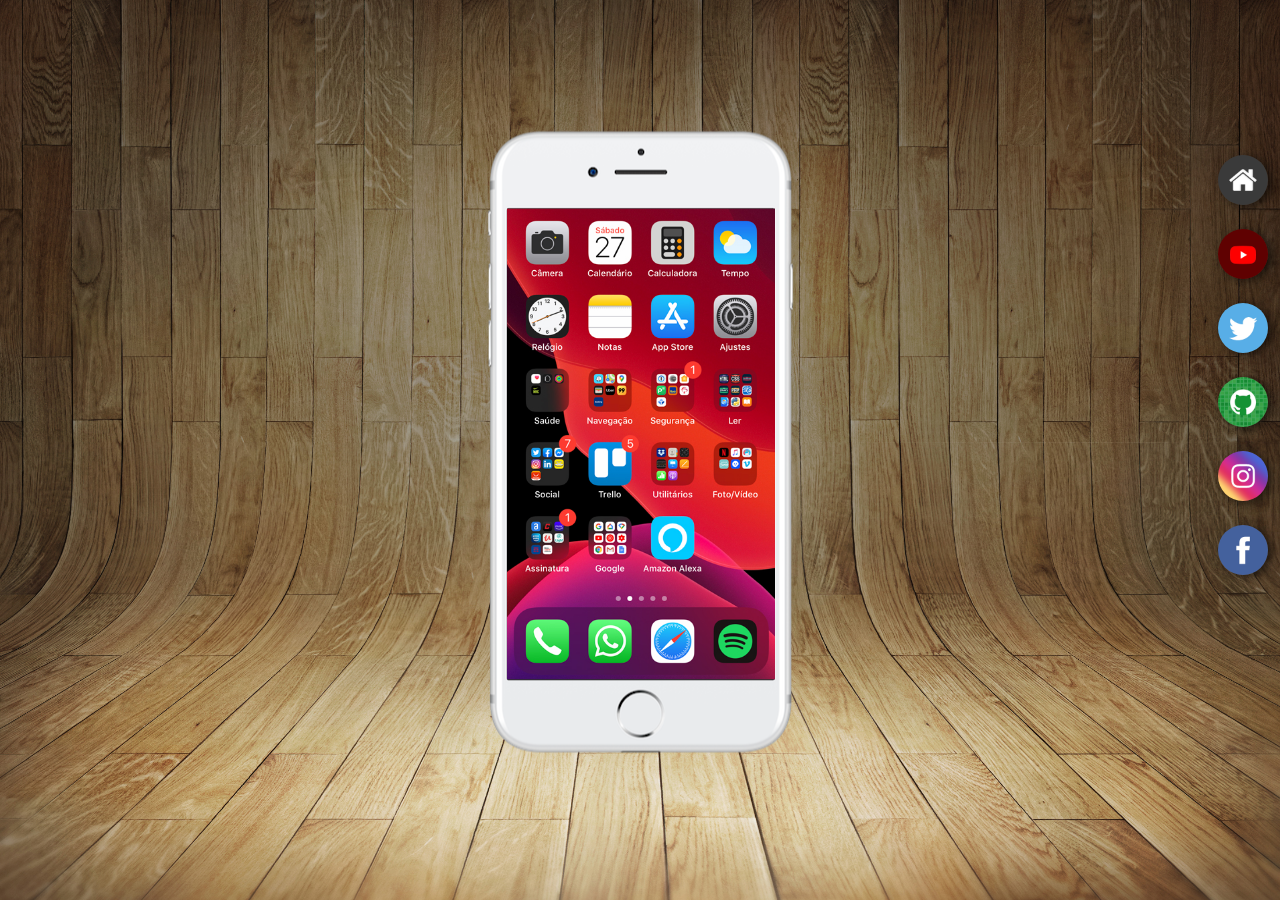
<file: index.html>
<!DOCTYPE html>
<html lang="pt-br">
<head>
    <meta charset="UTF-8">
    <meta http-equiv="X-UA-Compatible" content="IE=edge">
    <meta name="viewport" content="width=device-width, initial-scale=1.0">
    <title>Portfolio</title>
    <link rel="stylesheet" href="style/style.css">
    <link rel="shortcut icon" href="favicon.ico" type="image/x-icon">
</head>
<body>
    <main>
        <section id="telefone">
            <iframe src="iframes/home.html" frameborder="0" name="tela" id="tela"></iframe>
        </section>
        <section id="redesSociais">
            <a target="tela" href="iframes/home.html"><img src="imagens/logo-home.jpg" alt="home"></a>
            <a target="tela" href="iframes/youtube.html"><img src="imagens/logo-youtube.jpg" alt="logo-youtube"></a>
            <a target="tela" href="iframes/twitter.html"><img src="imagens/logo-twitter.jpg" alt="logo-twitter"></a>
            <a target="tela" href="iframes/github.html"><img src="imagens/logo-github.jpg" alt="logo-github"></a>
            <a target="tela" href="iframes/instagram.html"><img src="imagens/logo-instagram.jpg" alt="logo-instagram"></a>
            <a target="tela" href="iframes/facebook.html"><img src="imagens/logo-facebook.jpg" alt="logo-facebook"></a>

        </section>
    </main>
</body>
</html>
</file>
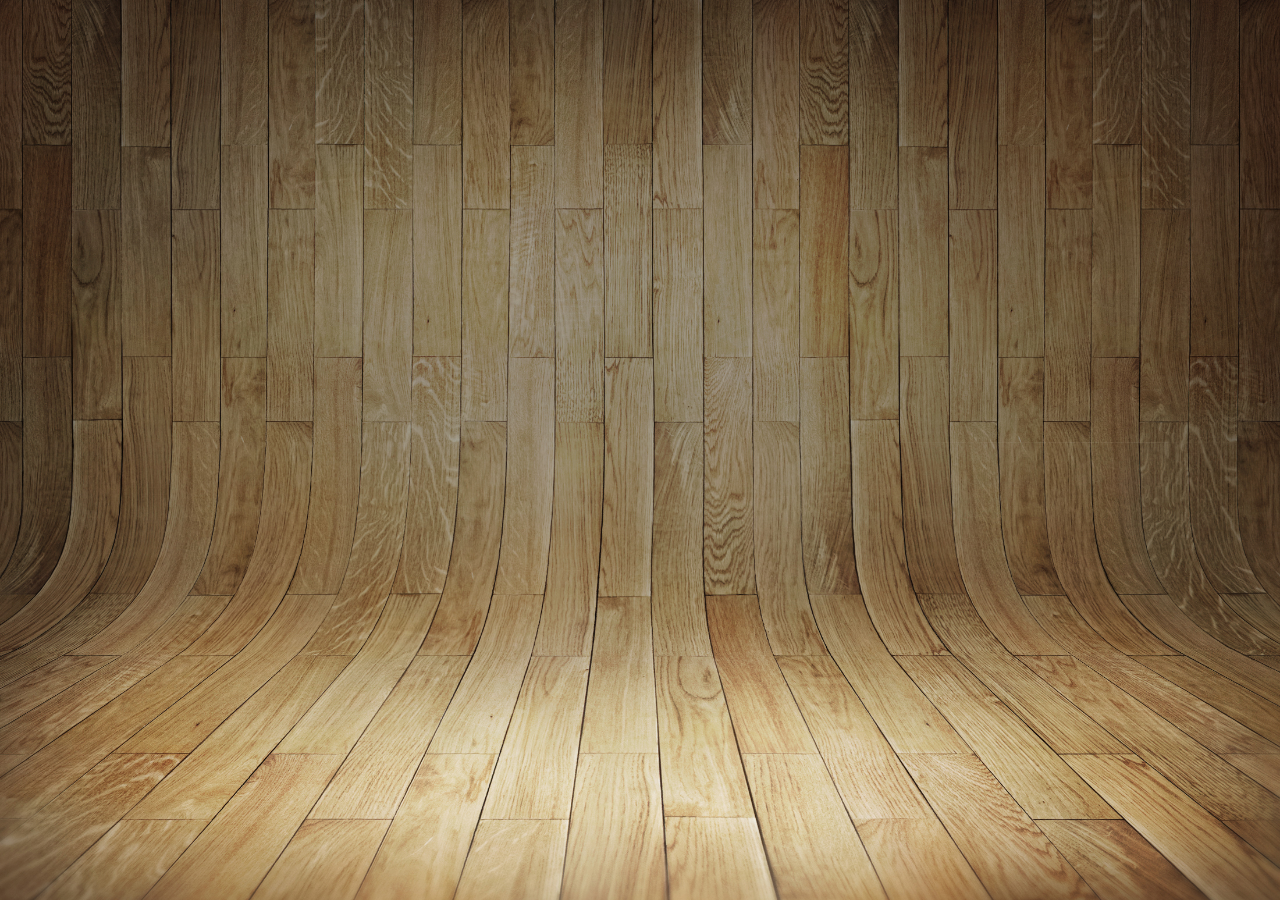
<file: portfolio.html>
<!DOCTYPE html>
<html lang="pt-br">
<head>
    <meta charset="UTF-8">
    <meta http-equiv="X-UA-Compatible" content="IE=edge">
    <meta name="viewport" content="width=device-width, initial-scale=1.0">
    <title>Portfolio</title>
    <link rel="stylesheet" href="style/style.css">
</head>
<body>
    
</body>
</html>
</file>
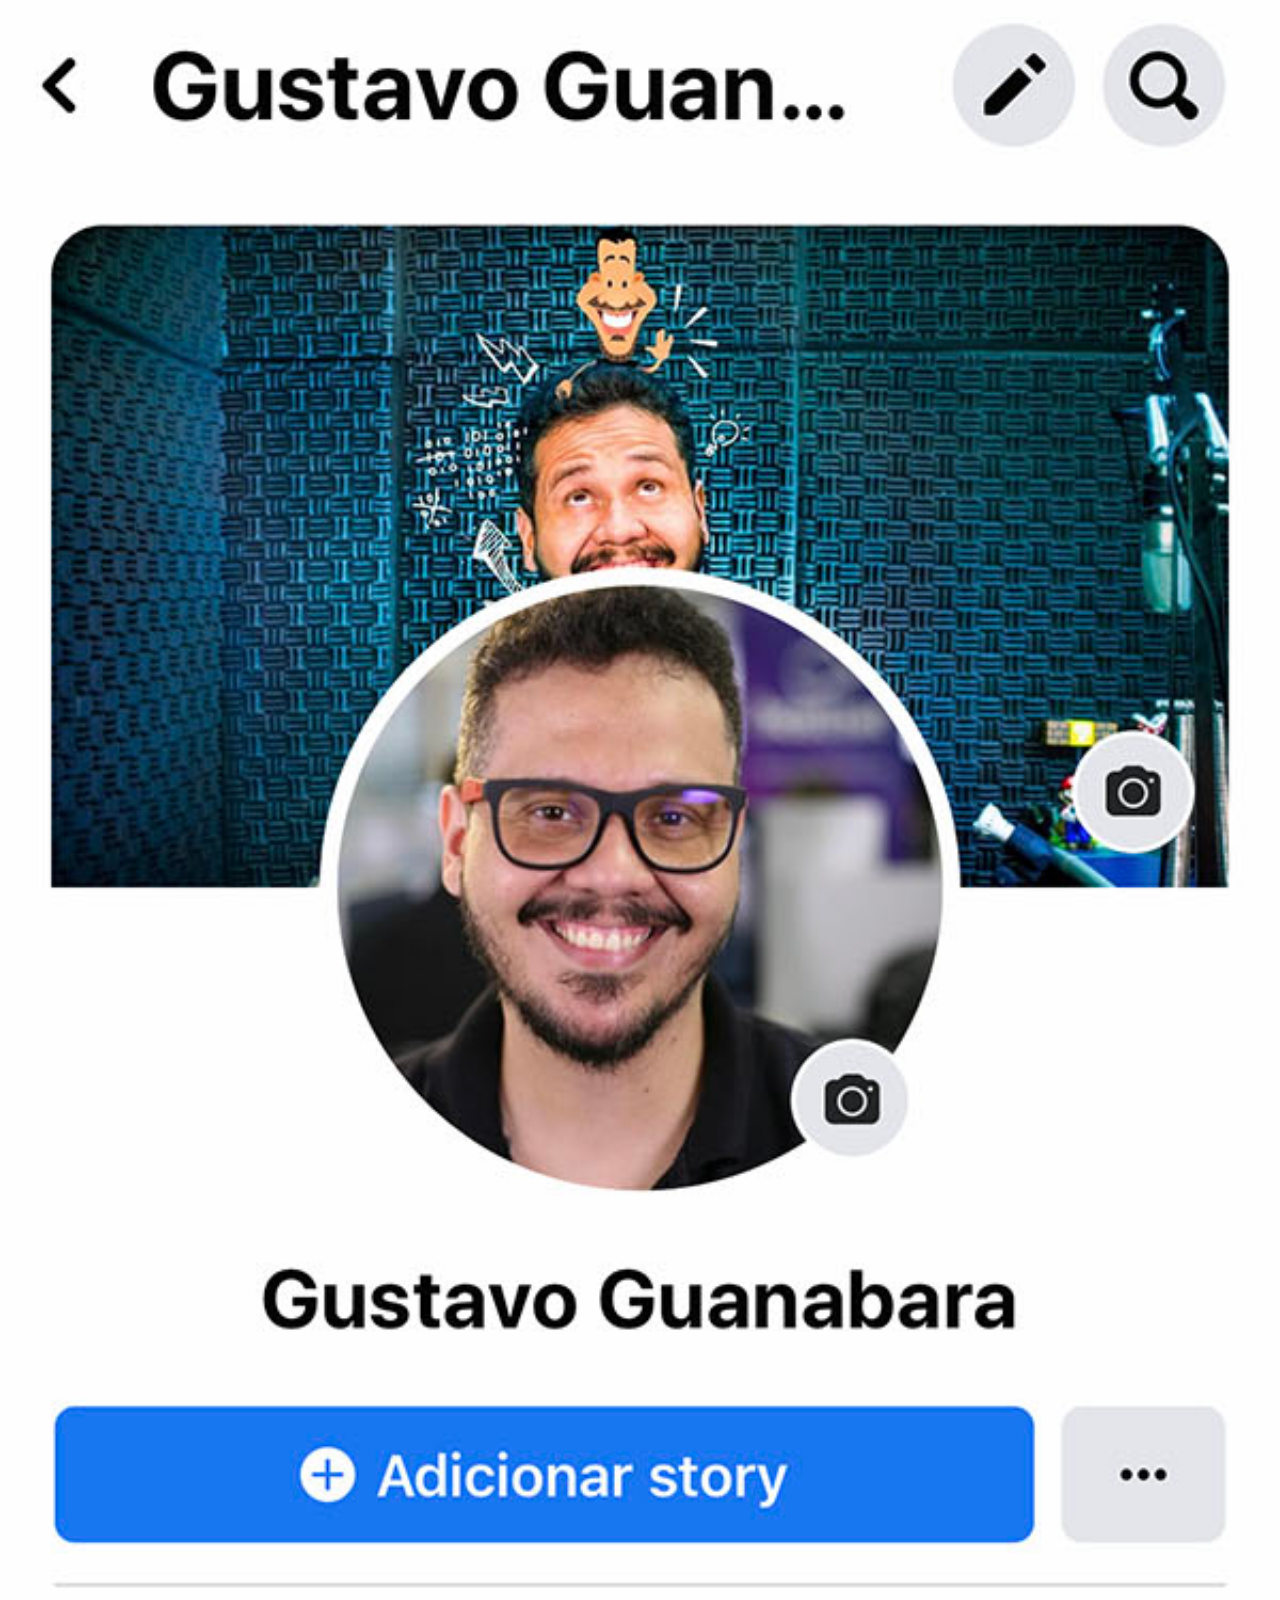
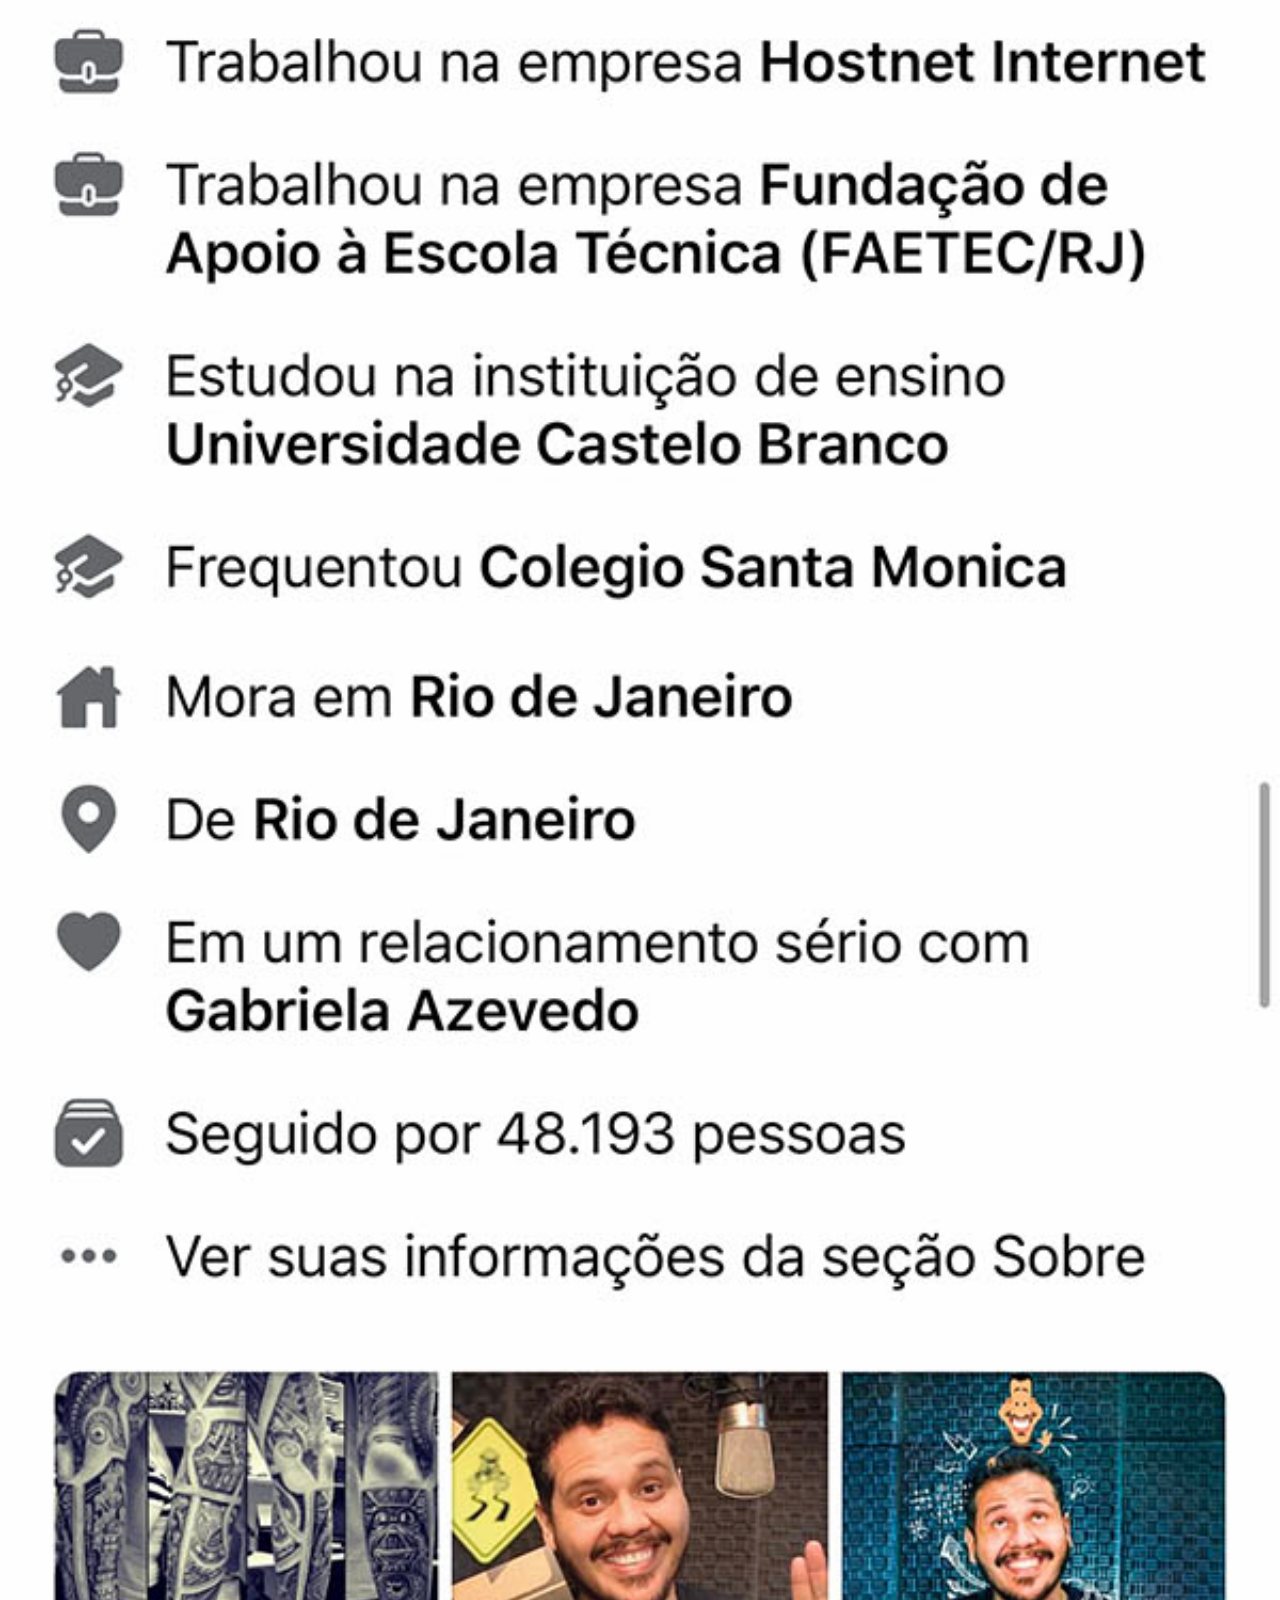
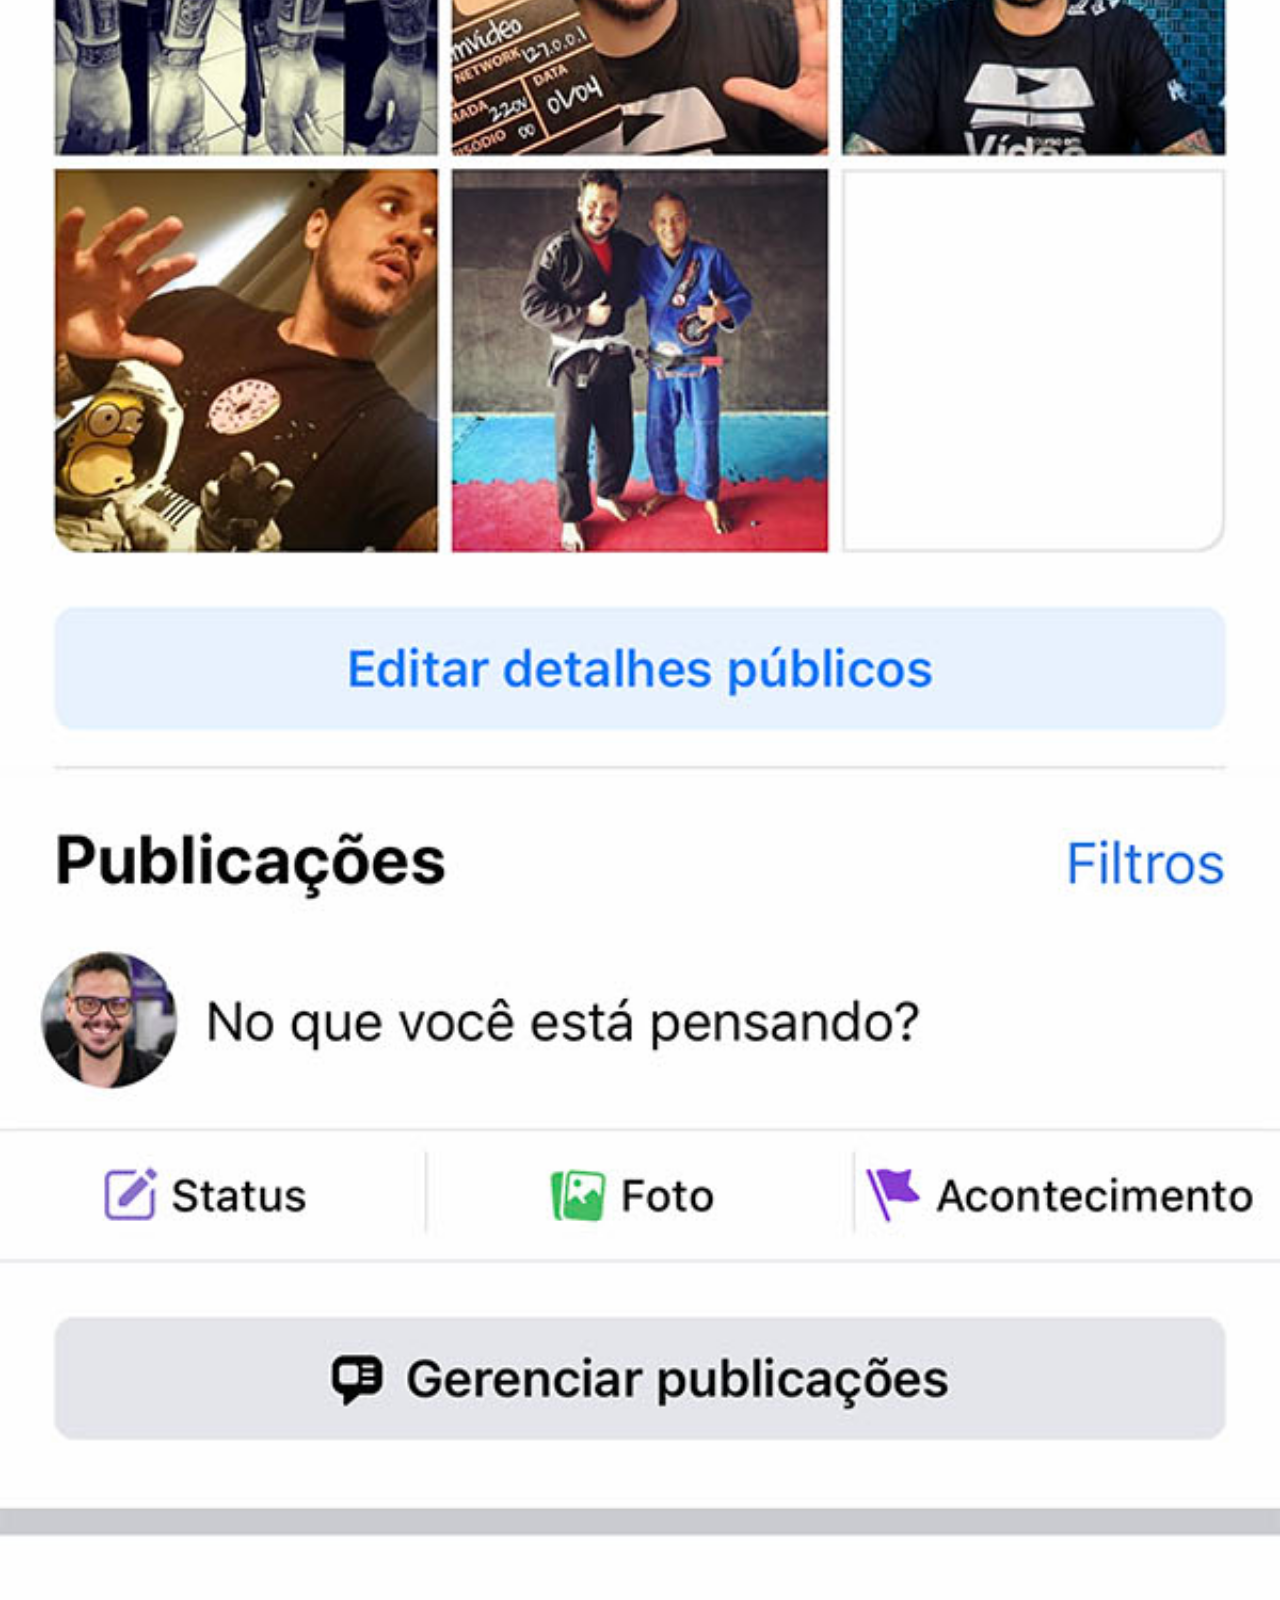
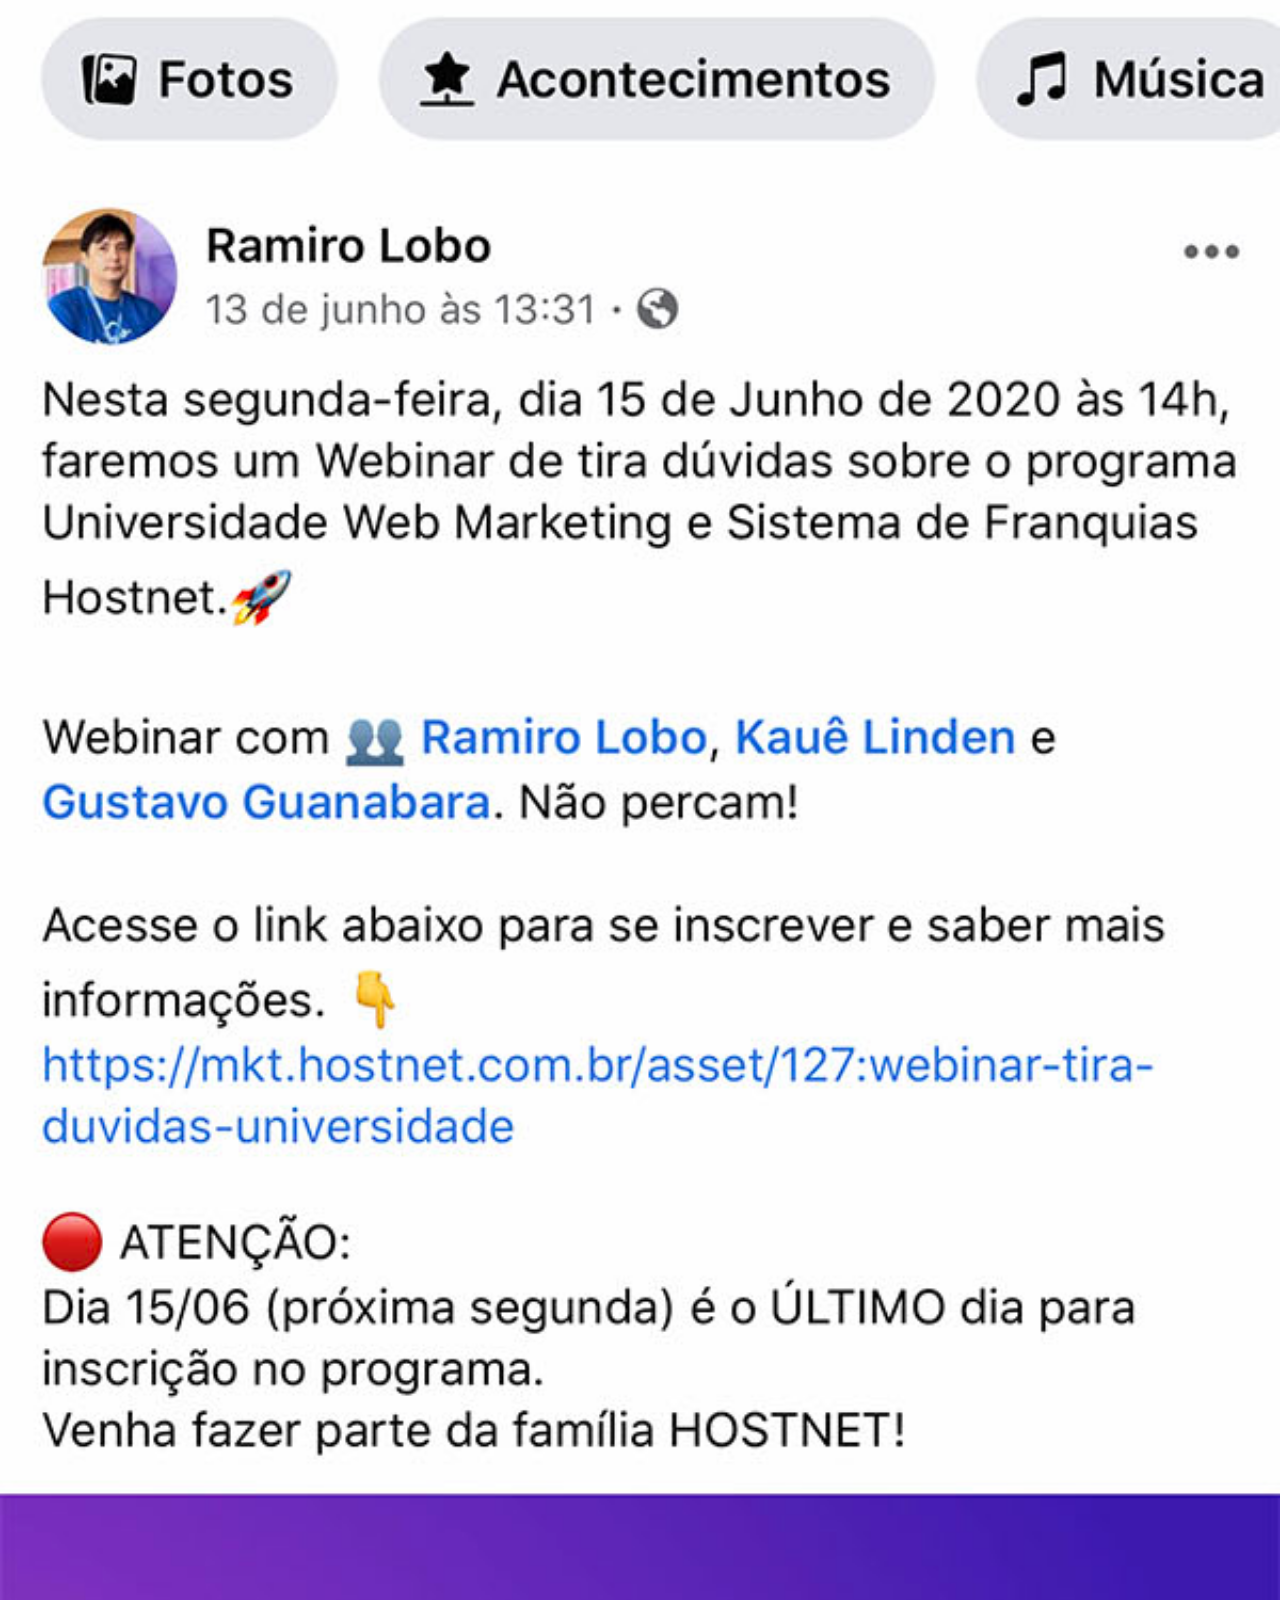
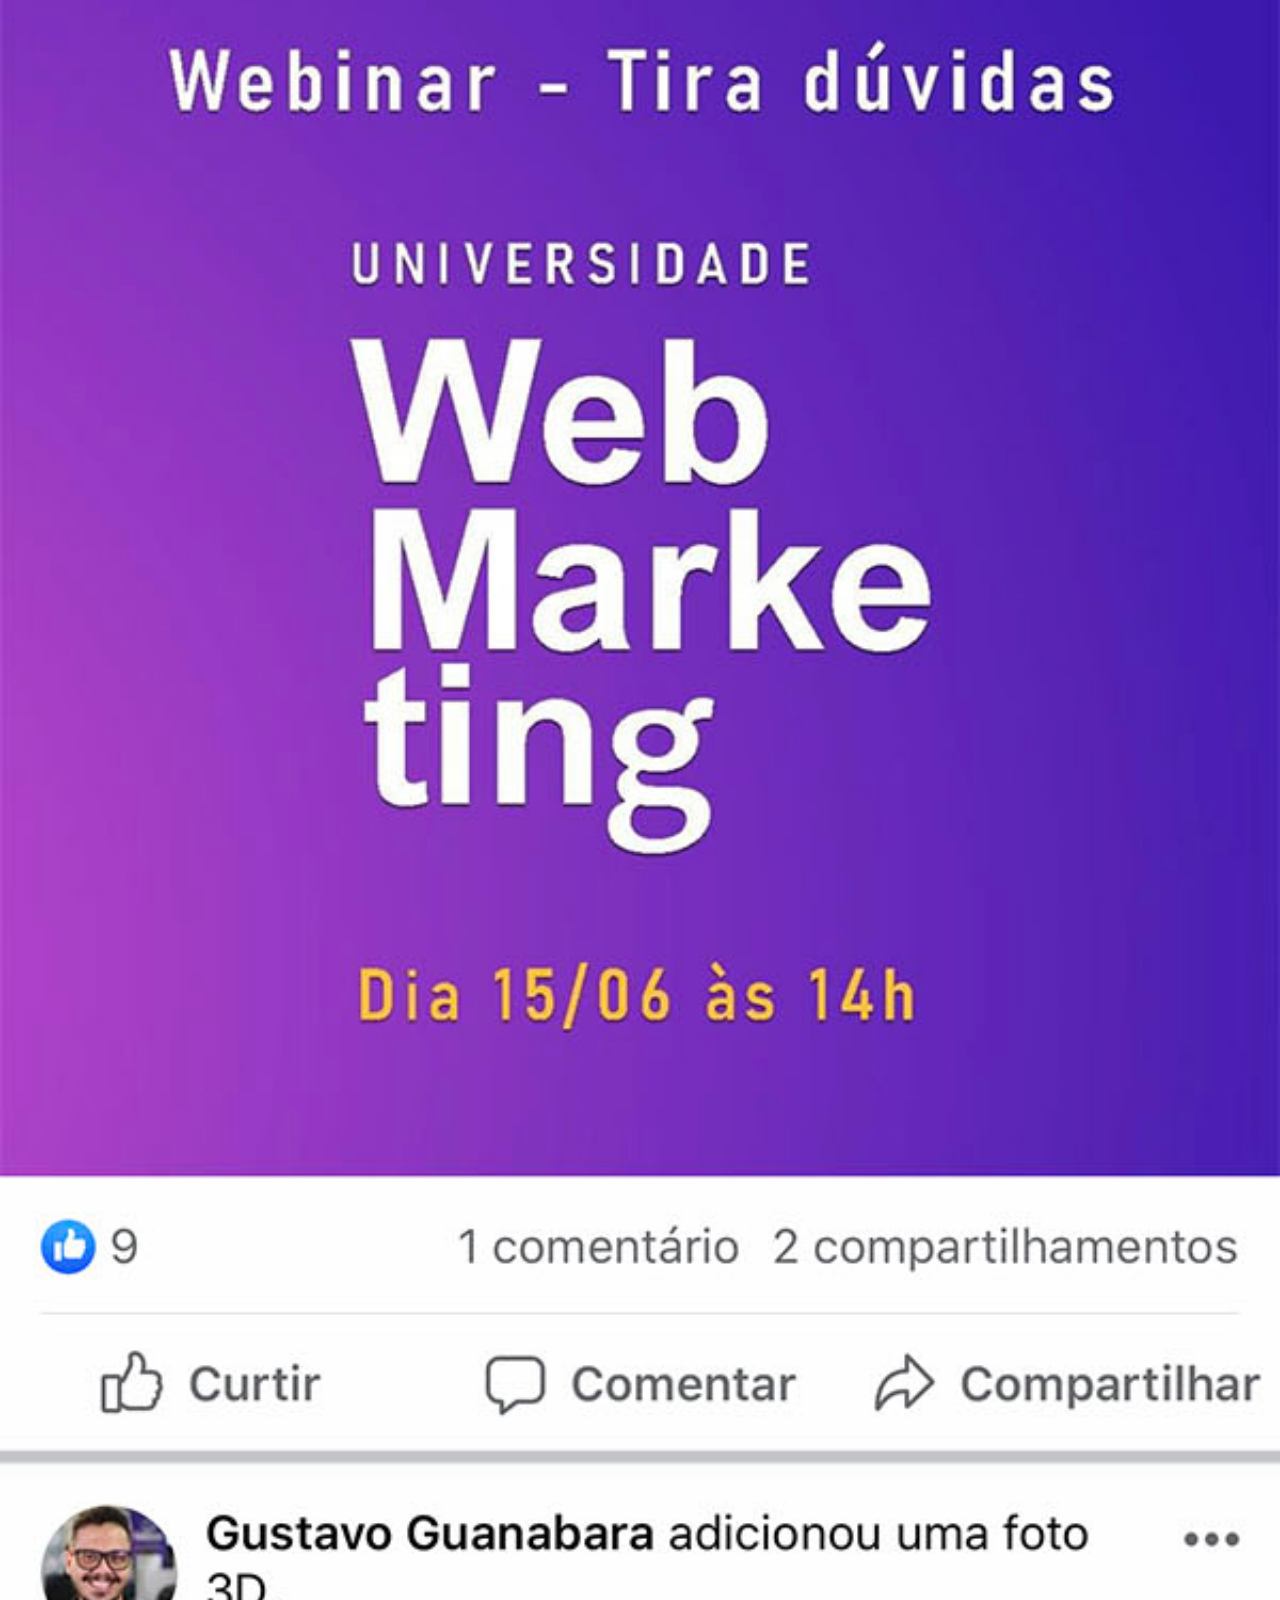
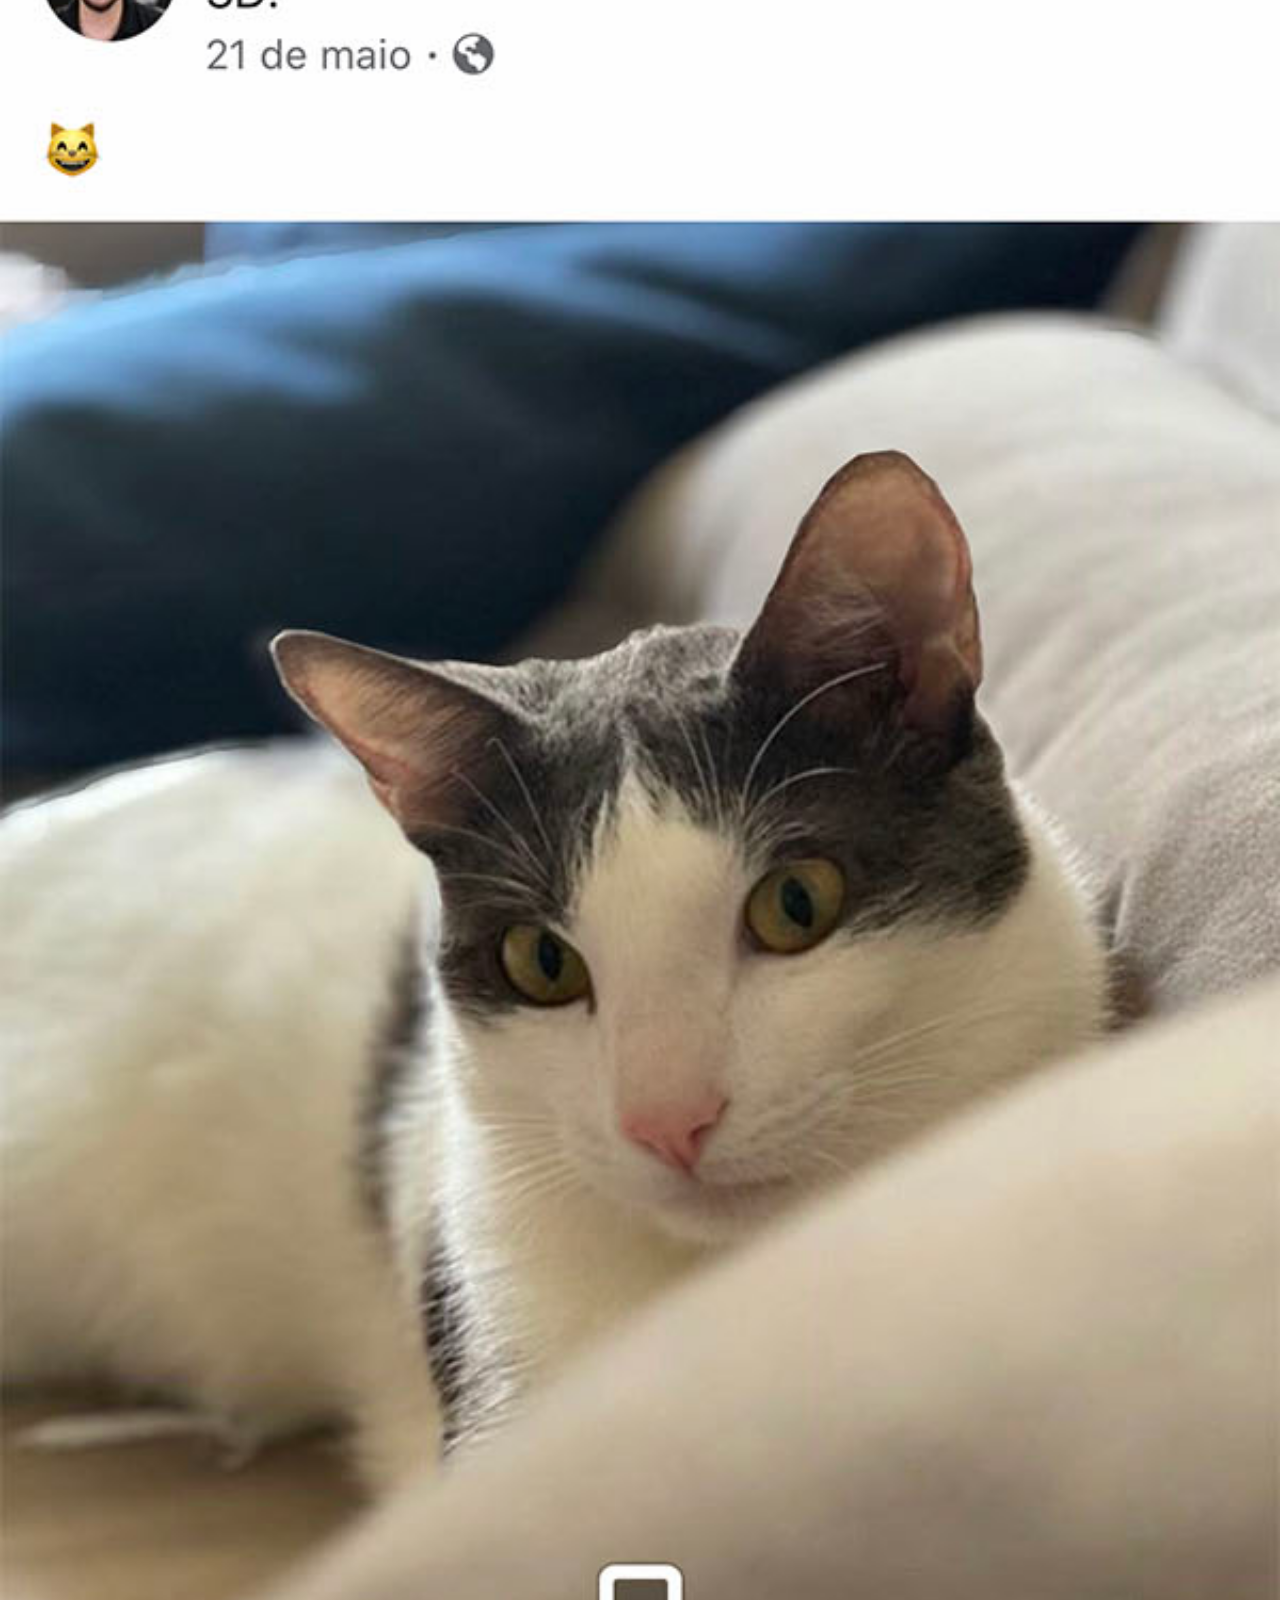
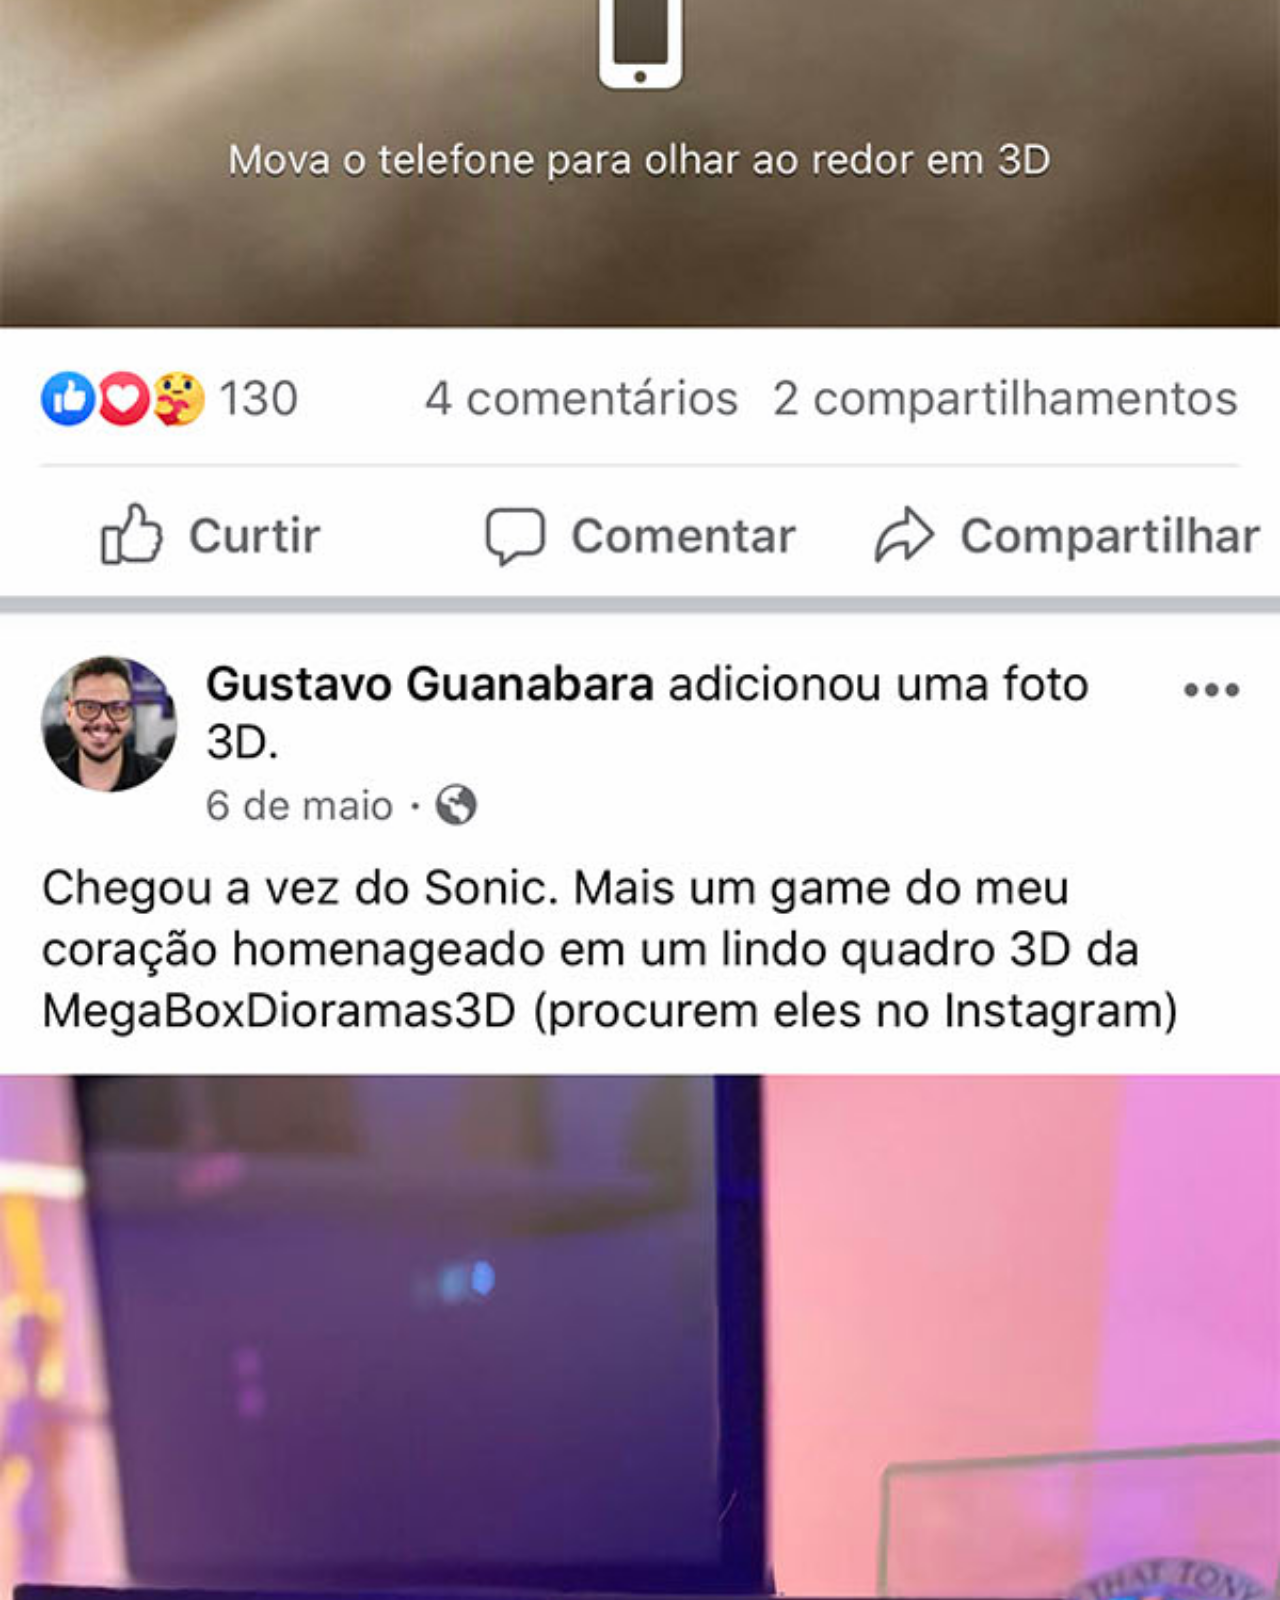
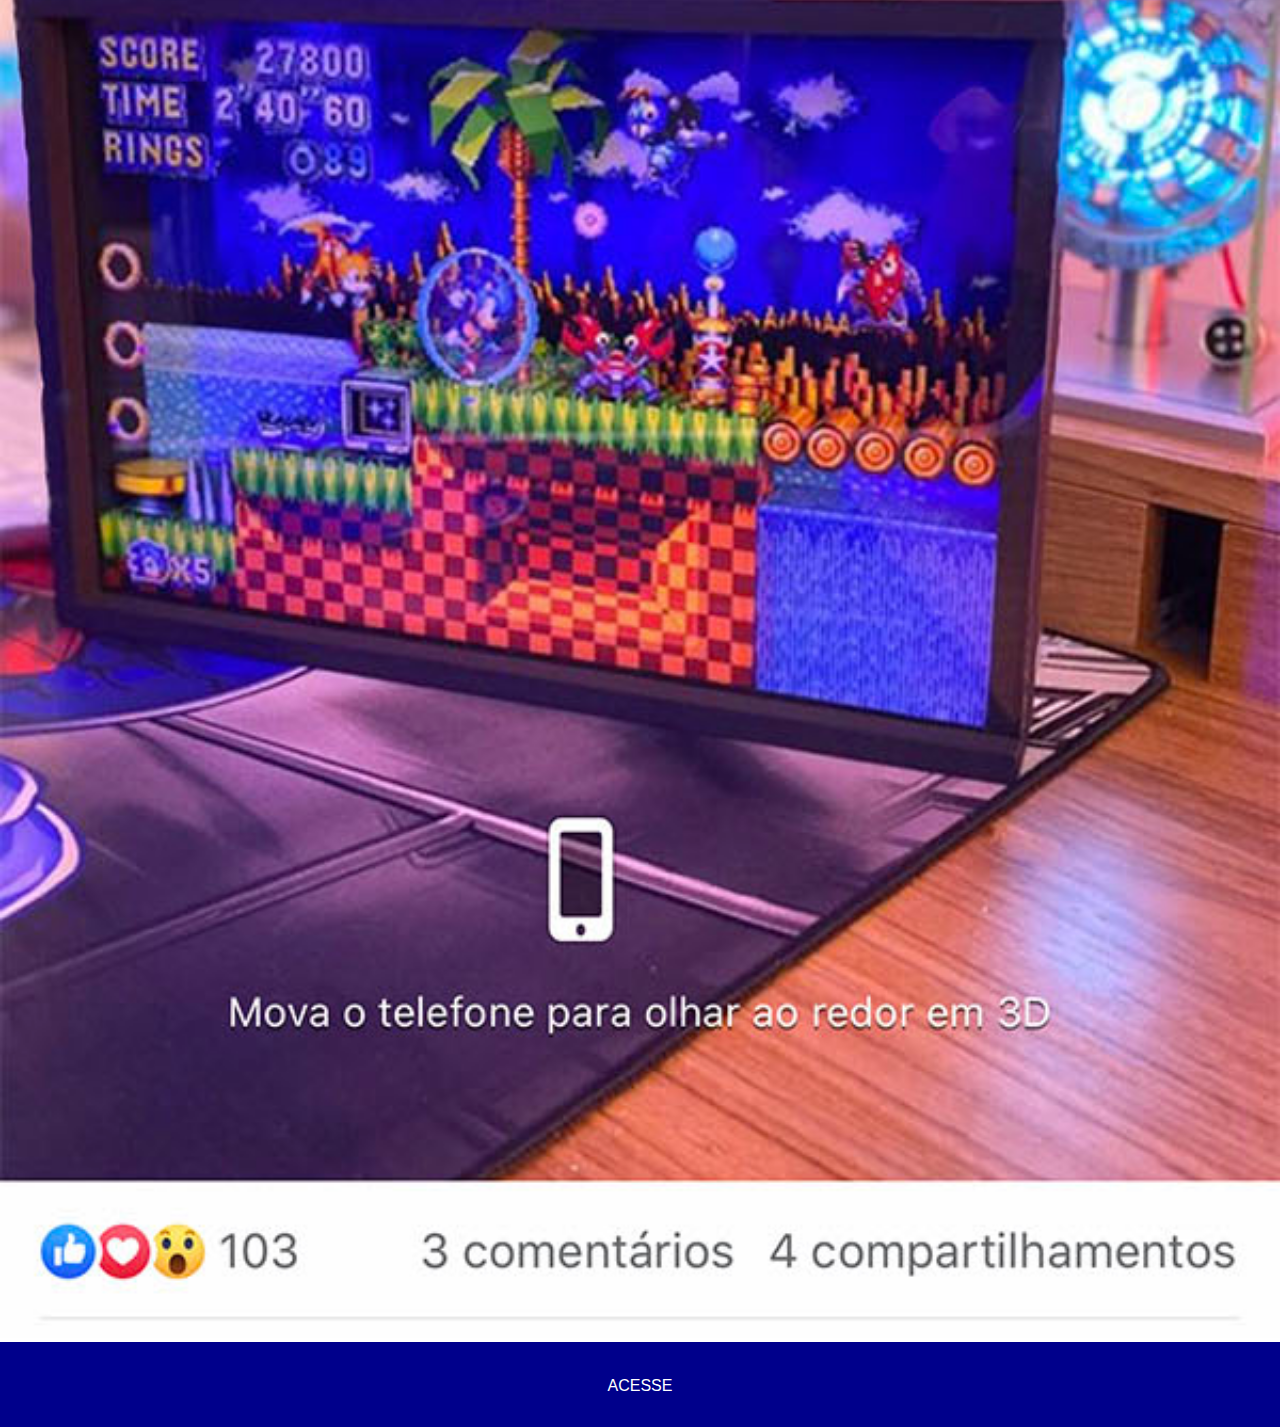
<file: iframes/facebook.html>
<!DOCTYPE html>
<html lang="pt-br">
<head>
    <meta charset="UTF-8">
    <meta http-equiv="X-UA-Compatible" content="IE=edge">
    <meta name="viewport" content="width=device-width, initial-scale=1.0">
    <title>LogoFacebook</title>
    <style>
         * {
            margin: 0px;
            padding: 0px;
        }
        ::-webkit-scrollbar {
            width: 0px;
            height: 0px;
        }
        body {
            background-color: #fff;
        }
        img {
            width: 100vw;
        }
        a {
            display: block;
            background-color: darkblue;
            text-align: center;
            text-transform: uppercase;
            text-decoration: none;
            height: 50px;
            padding-top: 35px;
            color: white;
            font-family: Arial, Helvetica, sans-serif;
            padding-bottom: -10px;
        }
        a:hover {
            color: whitesmoke;
            background-color: blue;
        }
    </style>
</head>
<body>
    <img src="../imagens/tela-facebook.jpg" alt="">
    <a target="_blank" href="https://www.facebook.com/profile.php?id=100080499040985">acesse</a>
</body>
</html>
</file>
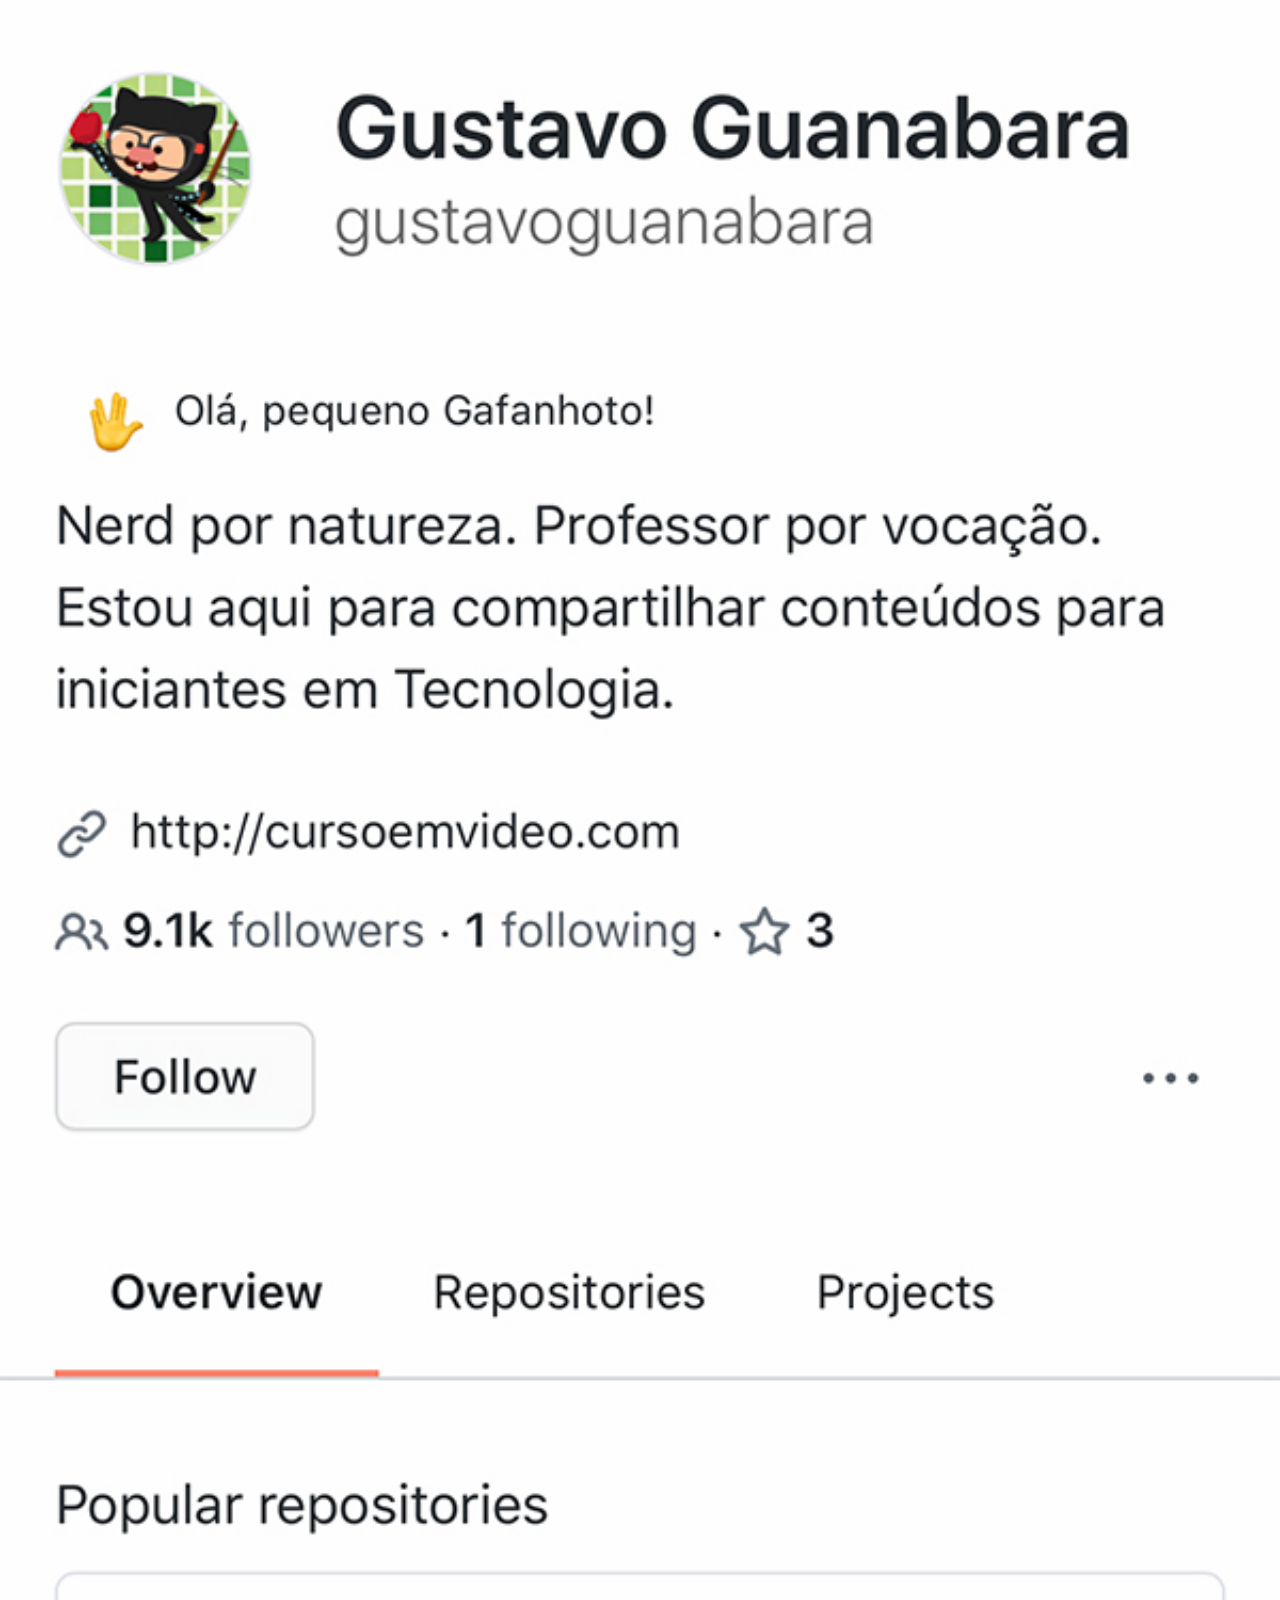
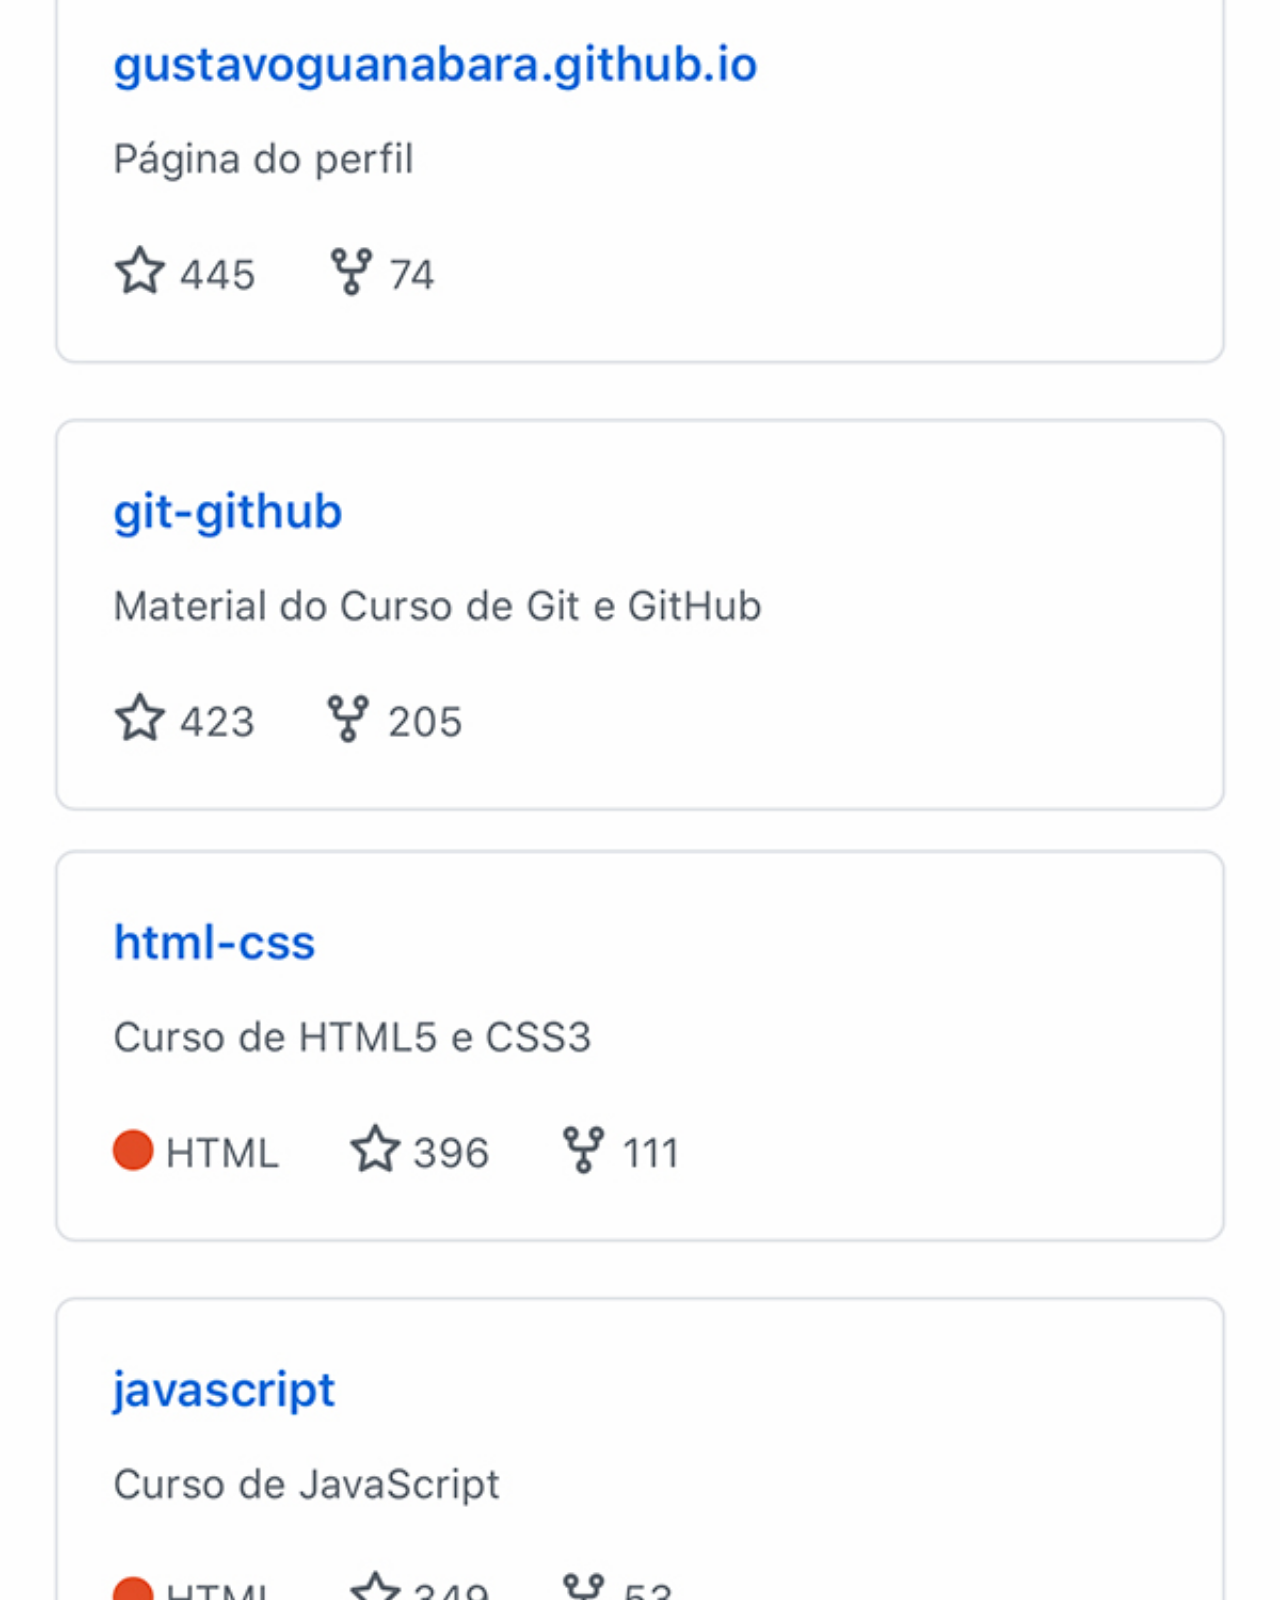
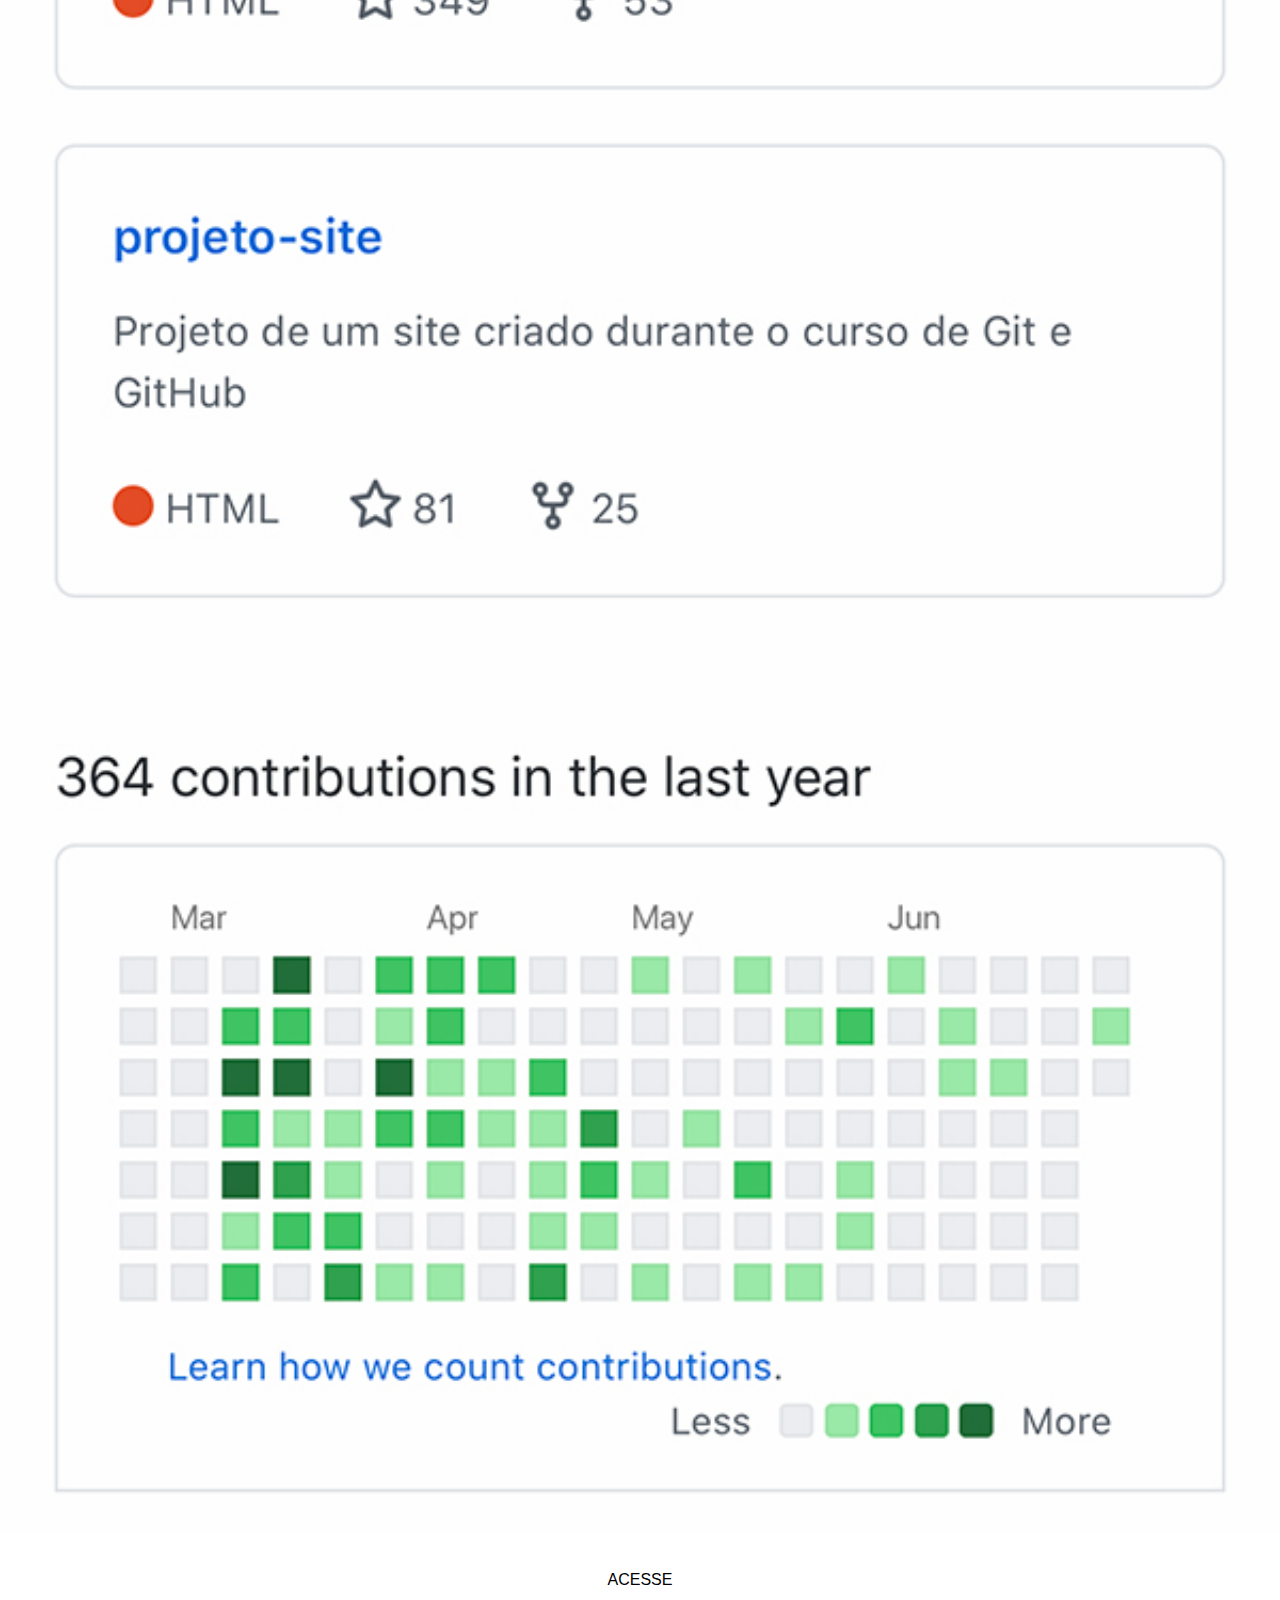
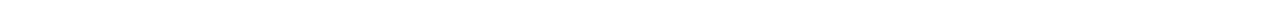
<file: iframes/github.html>
<!DOCTYPE html>
<html lang="pt-br">
<head>
    <meta charset="UTF-8">
    <meta http-equiv="X-UA-Compatible" content="IE=edge">
    <meta name="viewport" content="width=device-width, initial-scale=1.0">
    <title>Document</title>
    <style>
        * {
            margin: 0px;
            padding: 0px;
        }
        ::-webkit-scrollbar {
            width: 0px;
            height: 0px;
        }
        body {
            background-color: #fff;
        }
        img {
            width: 100vw;
        }
        a {
            display: block;
            background-color: white;
            text-align: center;
            text-transform: uppercase;
            text-decoration: none;
            height: 50px;
            padding-top: 35px;
            color: black;
            font-family: Arial, Helvetica, sans-serif;
            padding-bottom: -10px;
        }
        a:hover {
            color: whitesmoke;
            background-color: gray;
        }
    </style>
</head>
<body>
    <img src="../imagens/tela-github.jpg" alt="">
    <a target="_blank" href="https://github.com/VitorVitima">acesse</a>
</body>
</html>
</file>
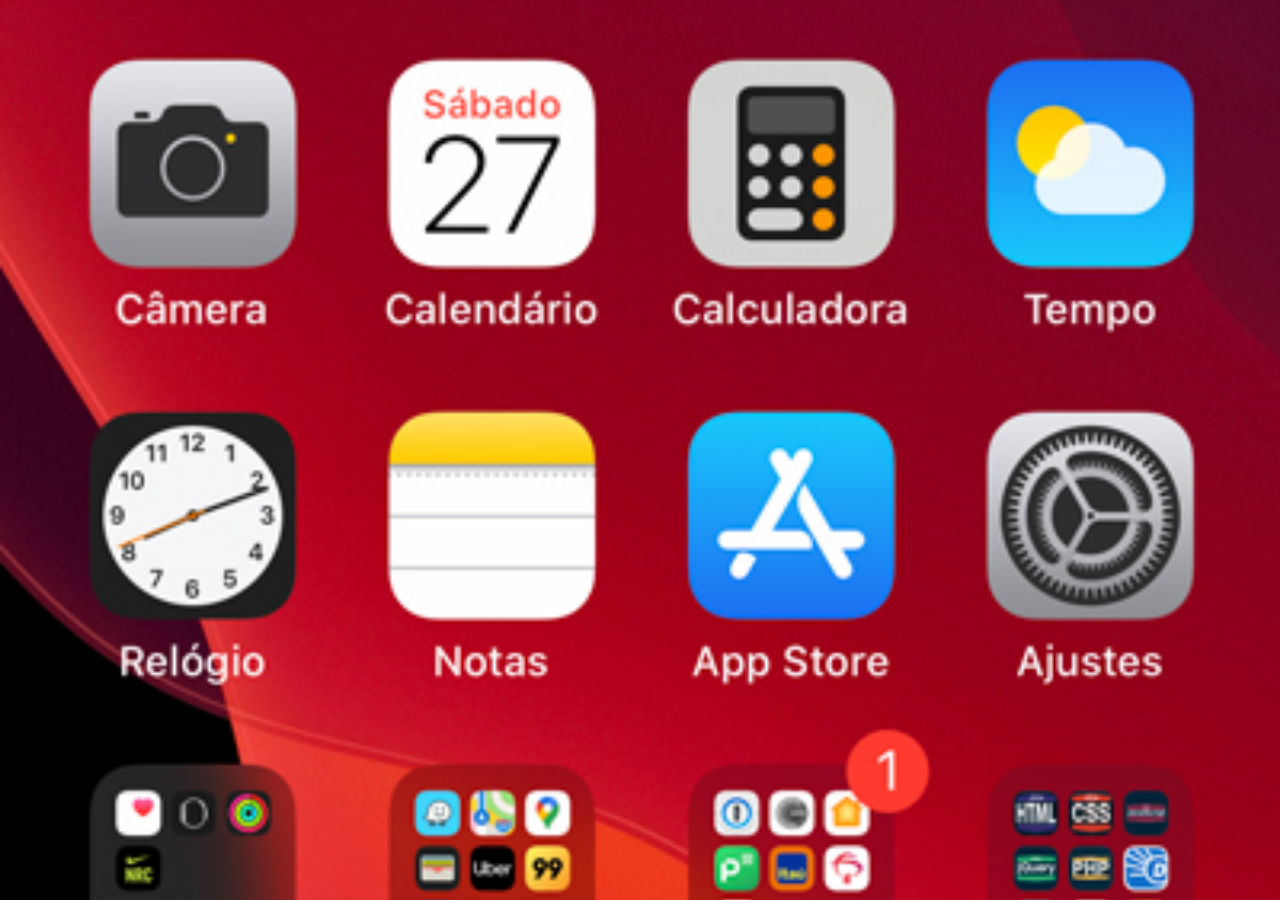
<file: iframes/home.html>
<!DOCTYPE html>
<html lang="pt-br">
<head>
    <meta charset="UTF-8">
    <meta http-equiv="X-UA-Compatible" content="IE=edge">
    <meta name="viewport" content="width=device-width, initial-scale=1.0">
    <title>Home of phone</title>
    <style>
        * {
            margin: 0px;
            padding: 0px;
        }

        body {
            width: 100vw;
            height: 100vh;
            background: black no-repeat top center url('../imagens/tela-home.jpg');
            background-size: cover;
        }
    </style>
</head>
<body>
    
</body>
</html>
</file>
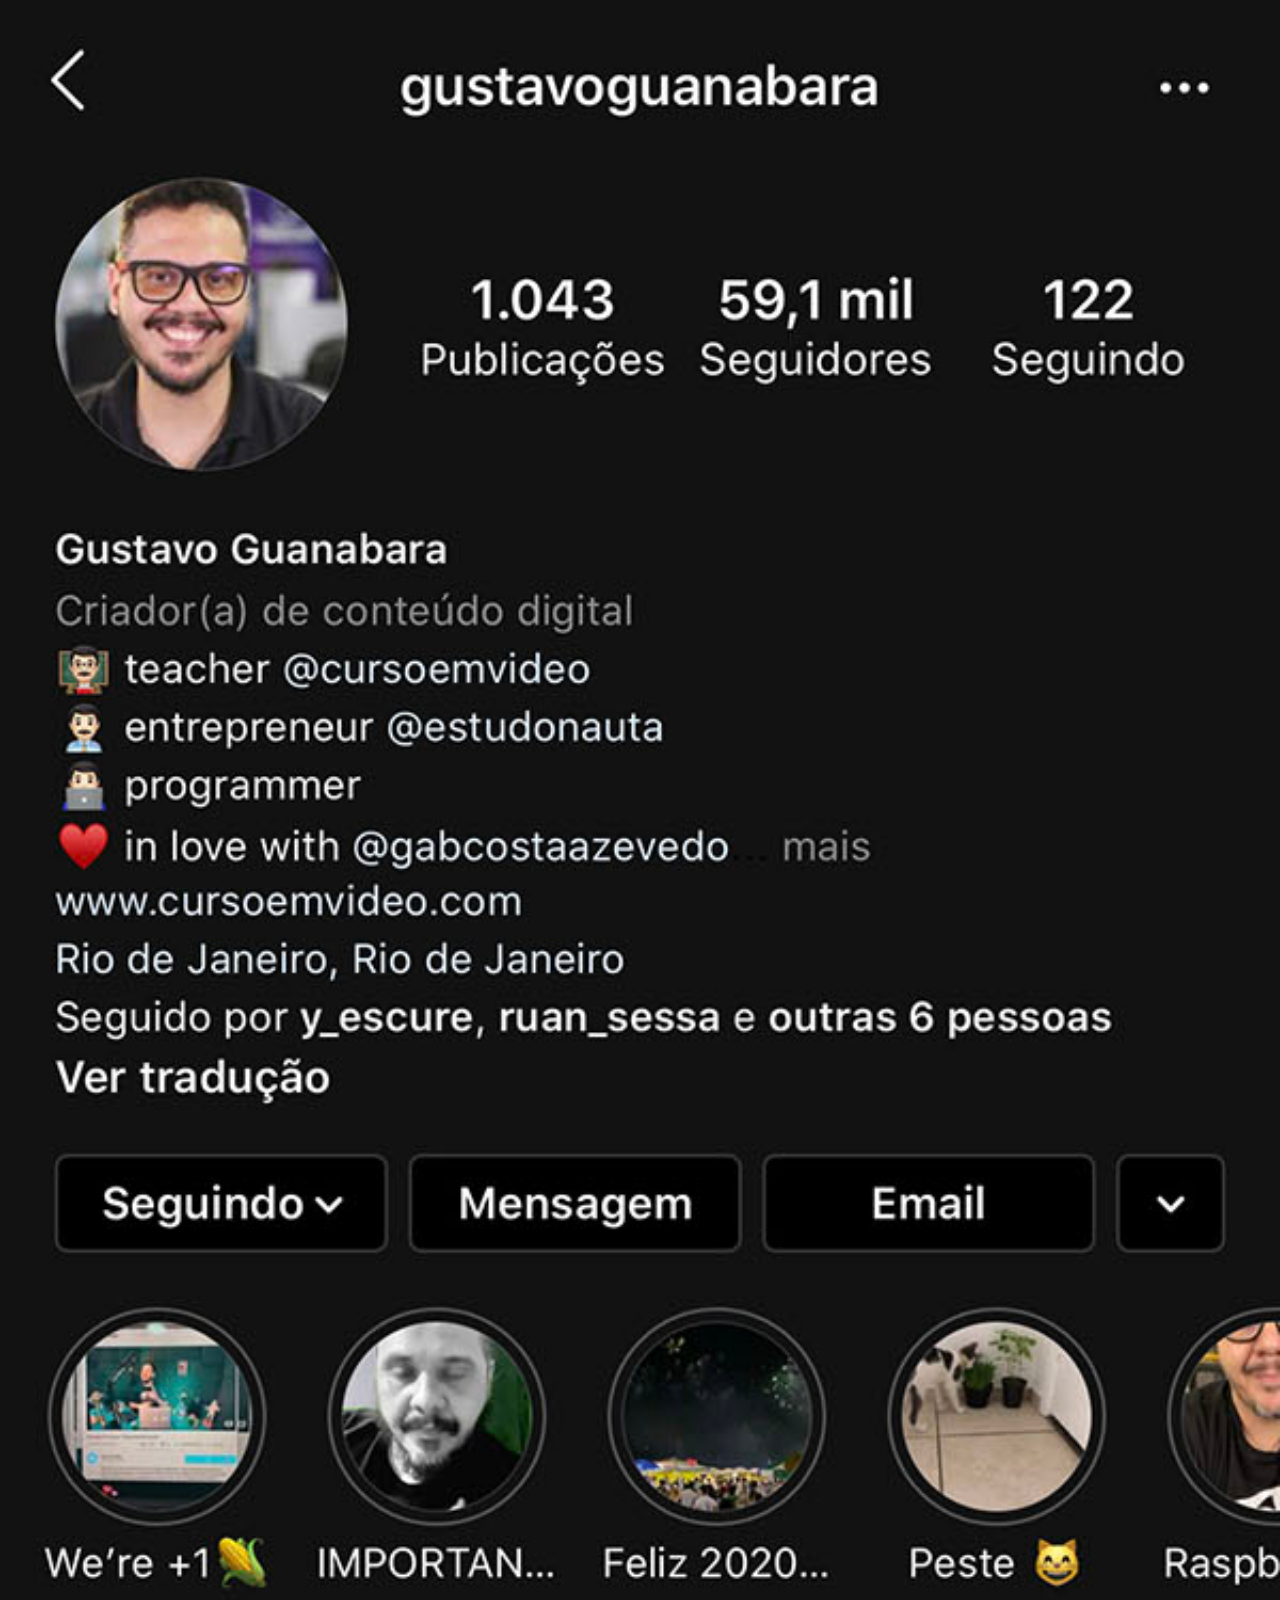
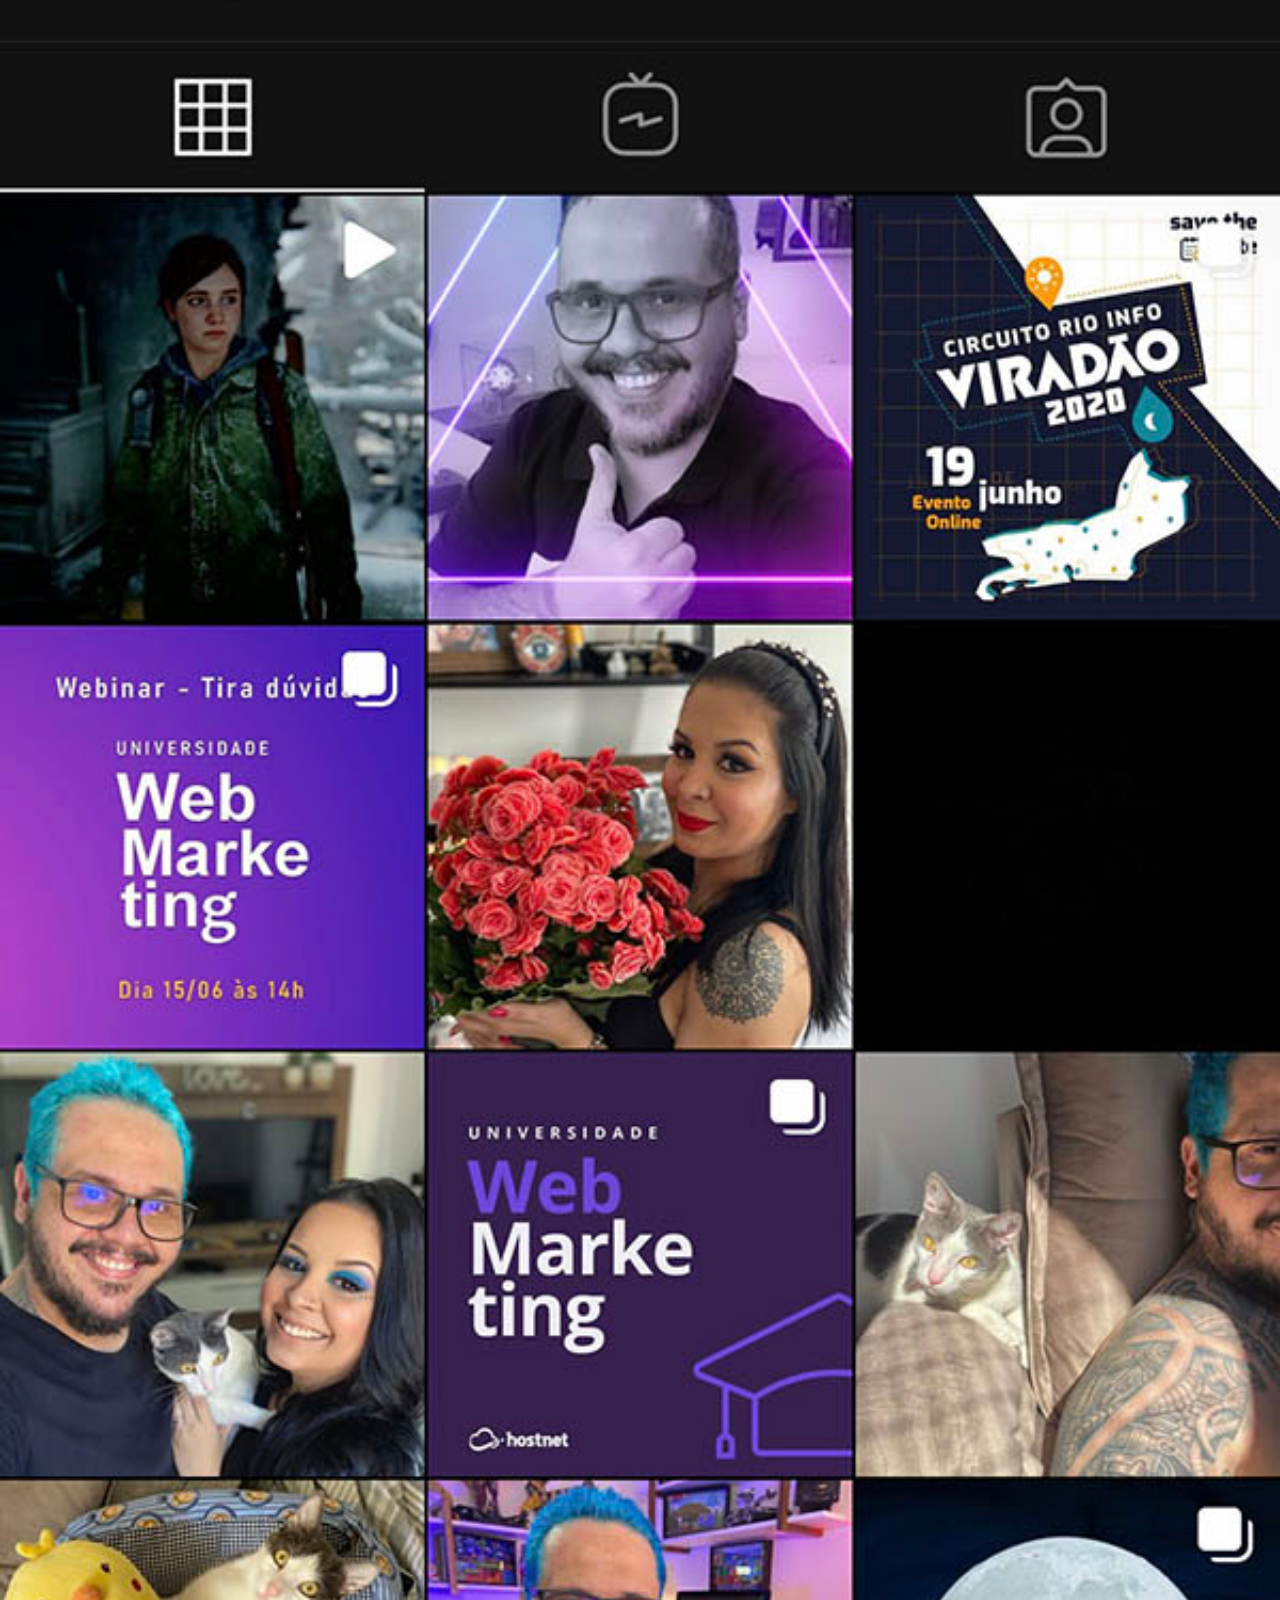
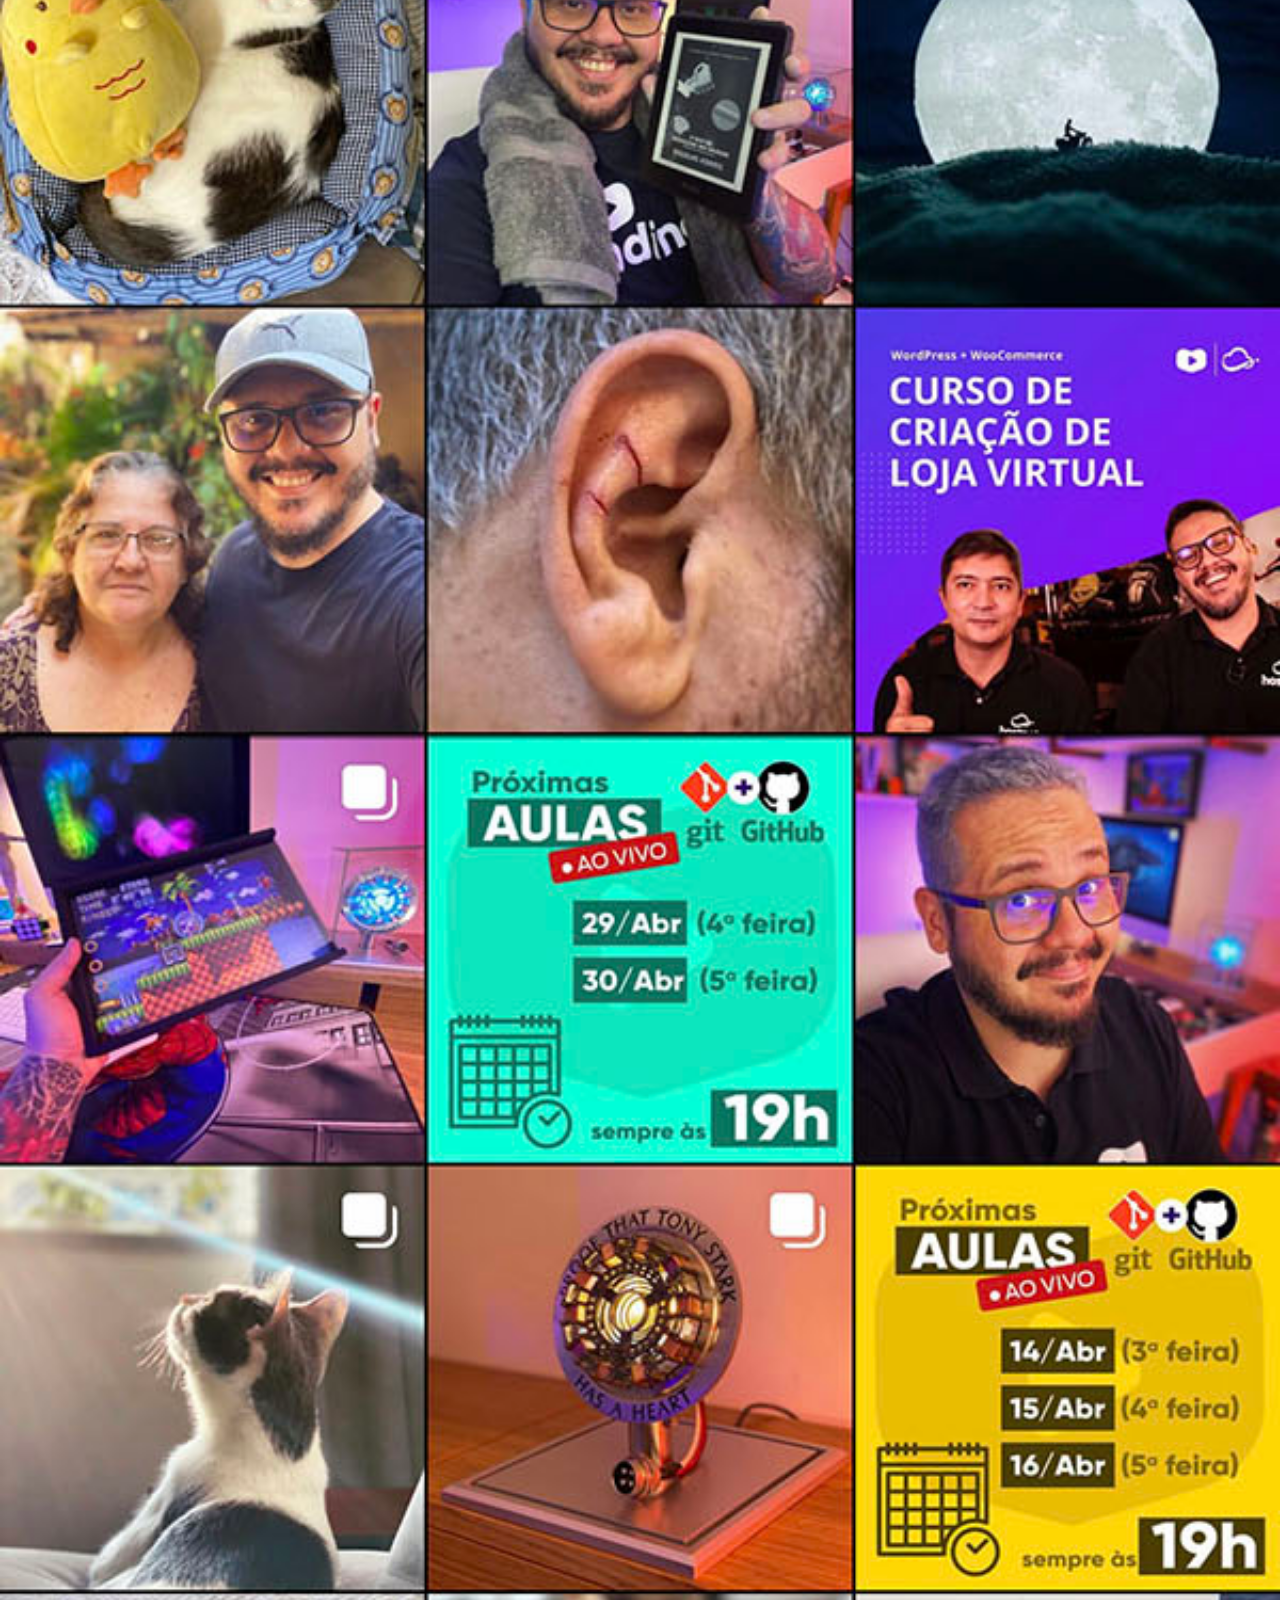
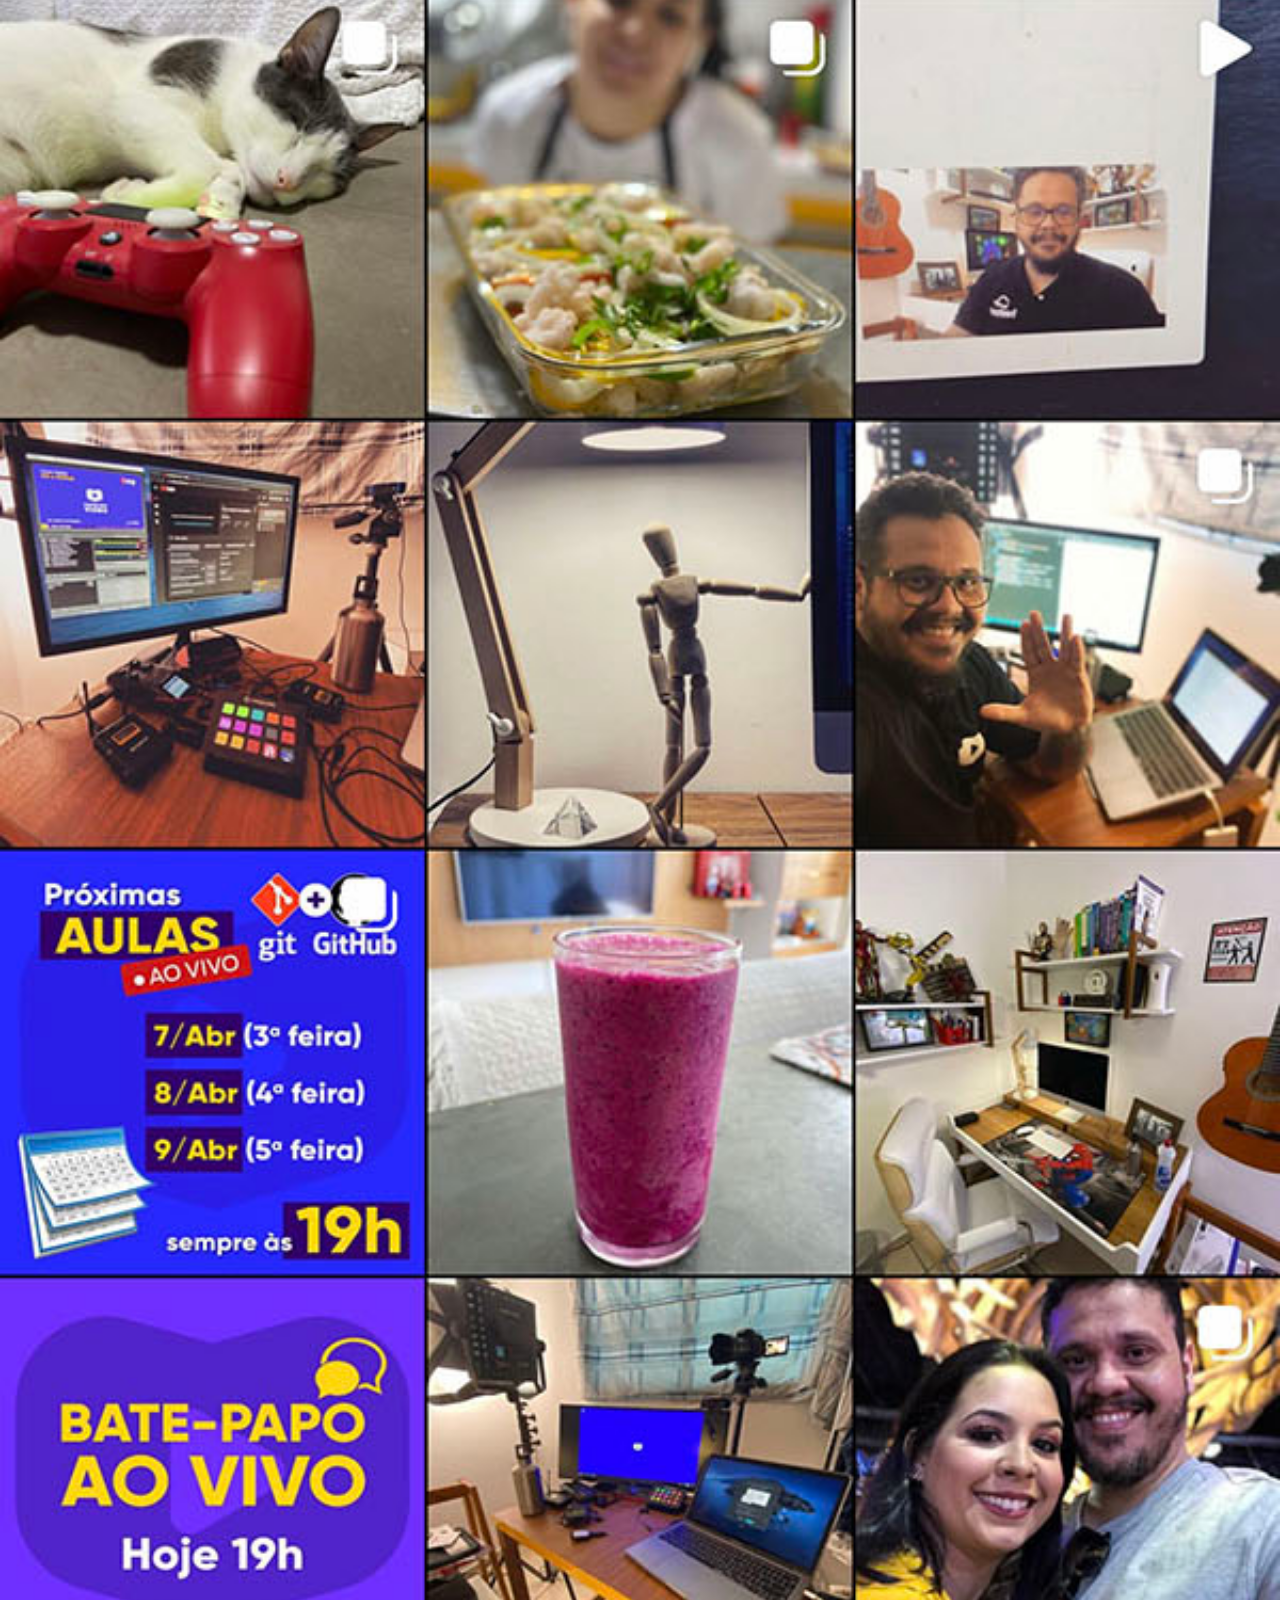
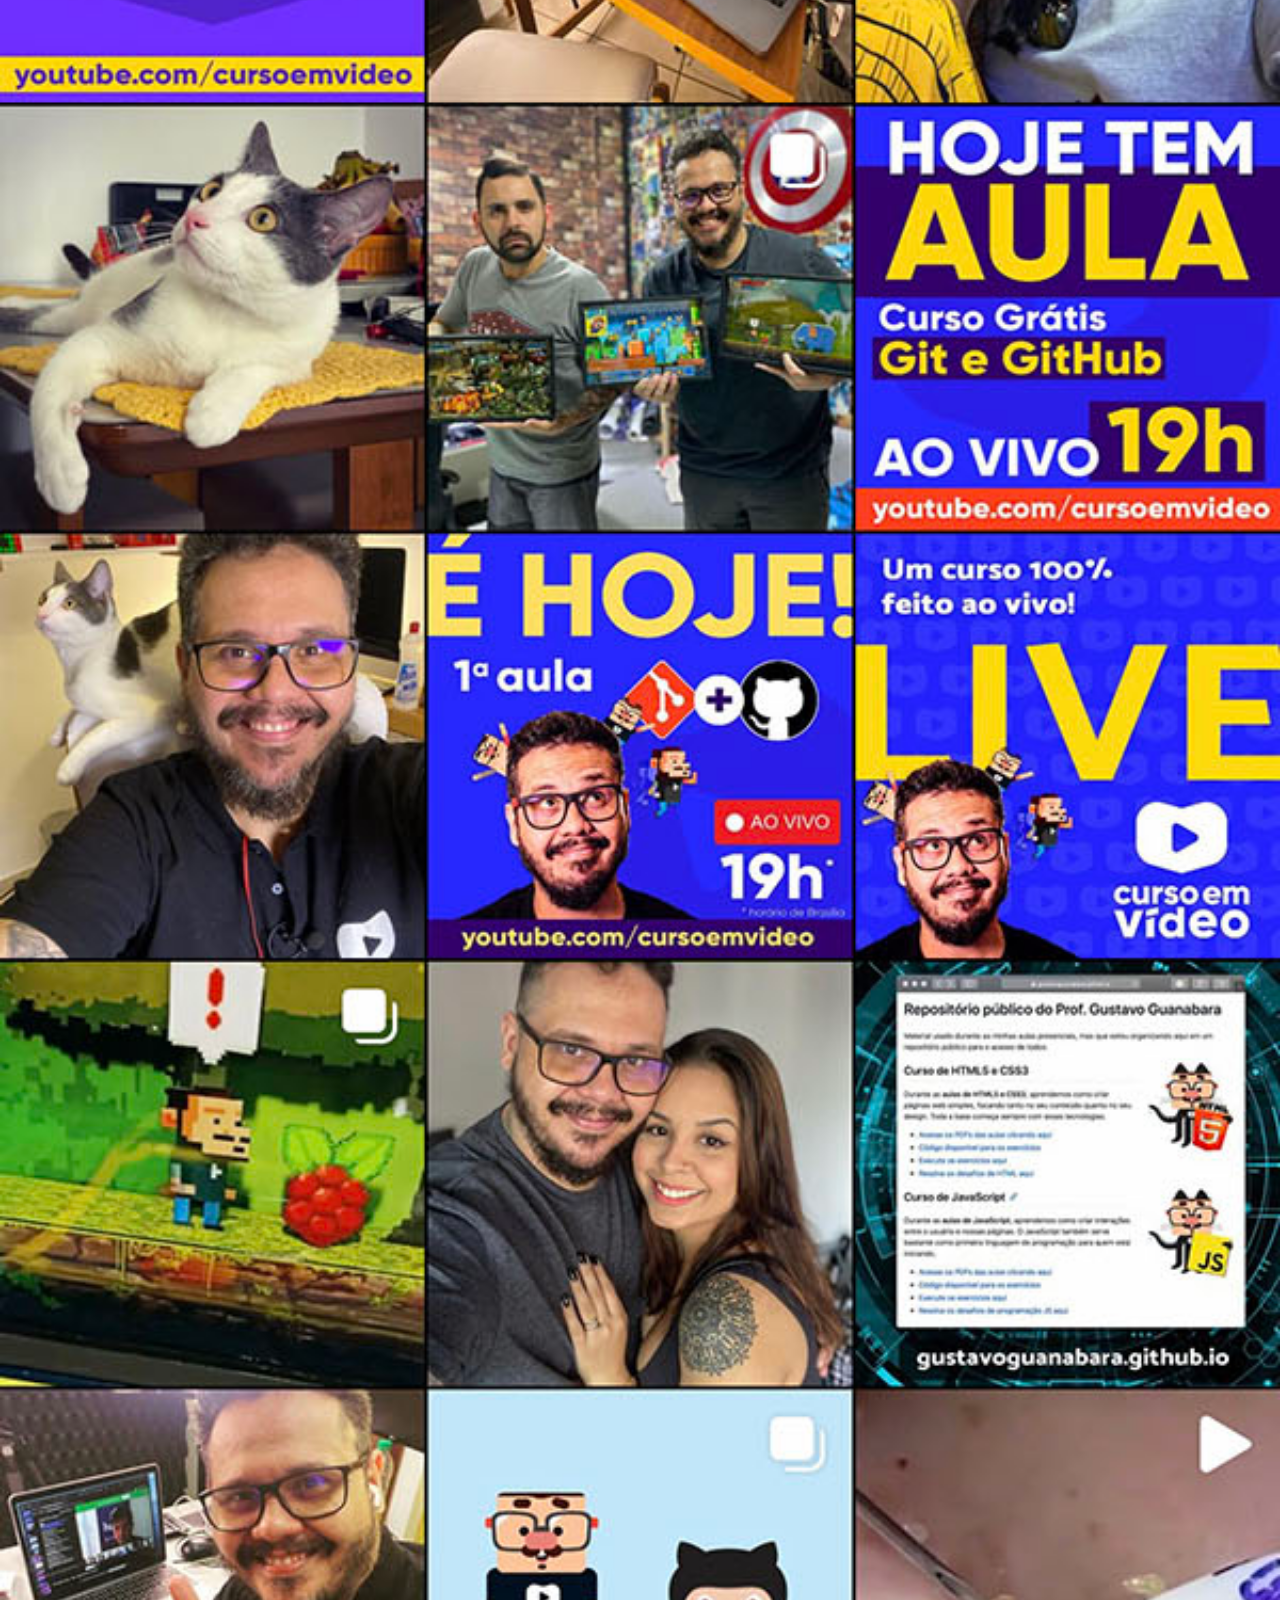
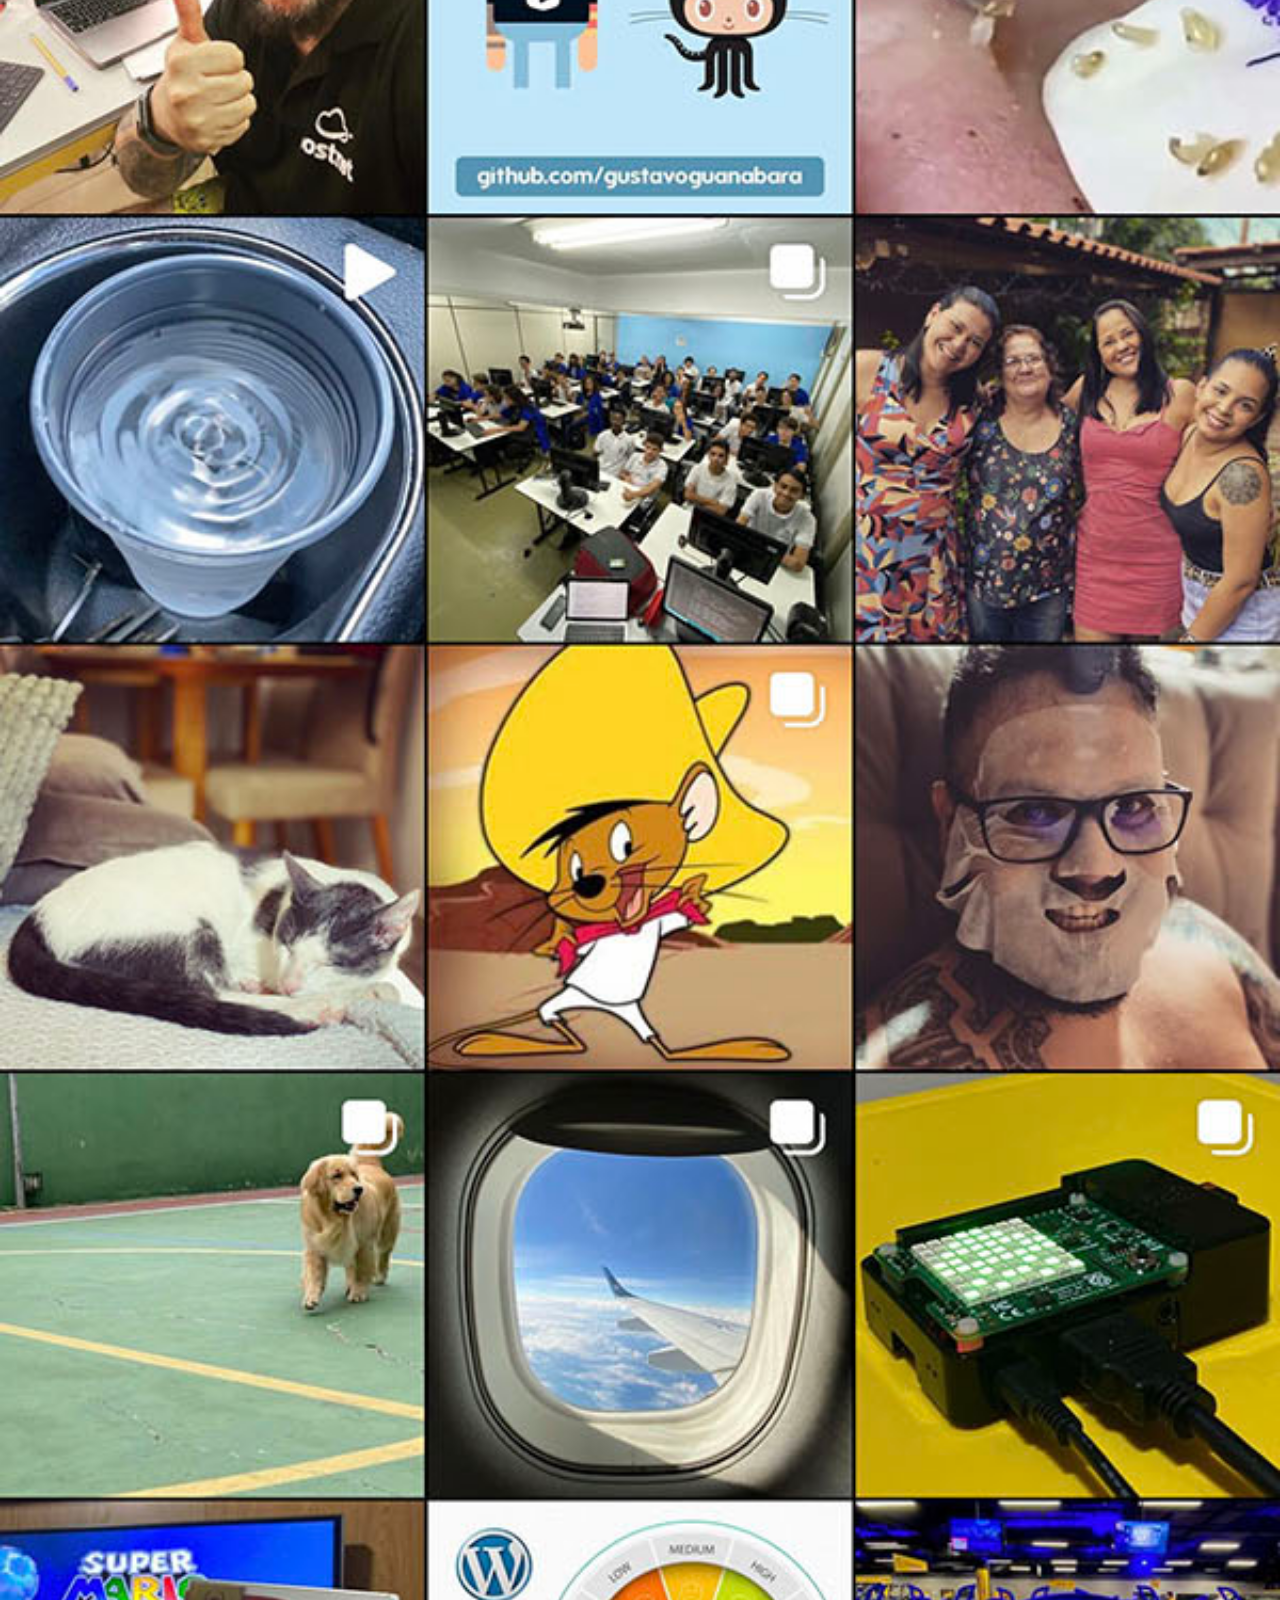
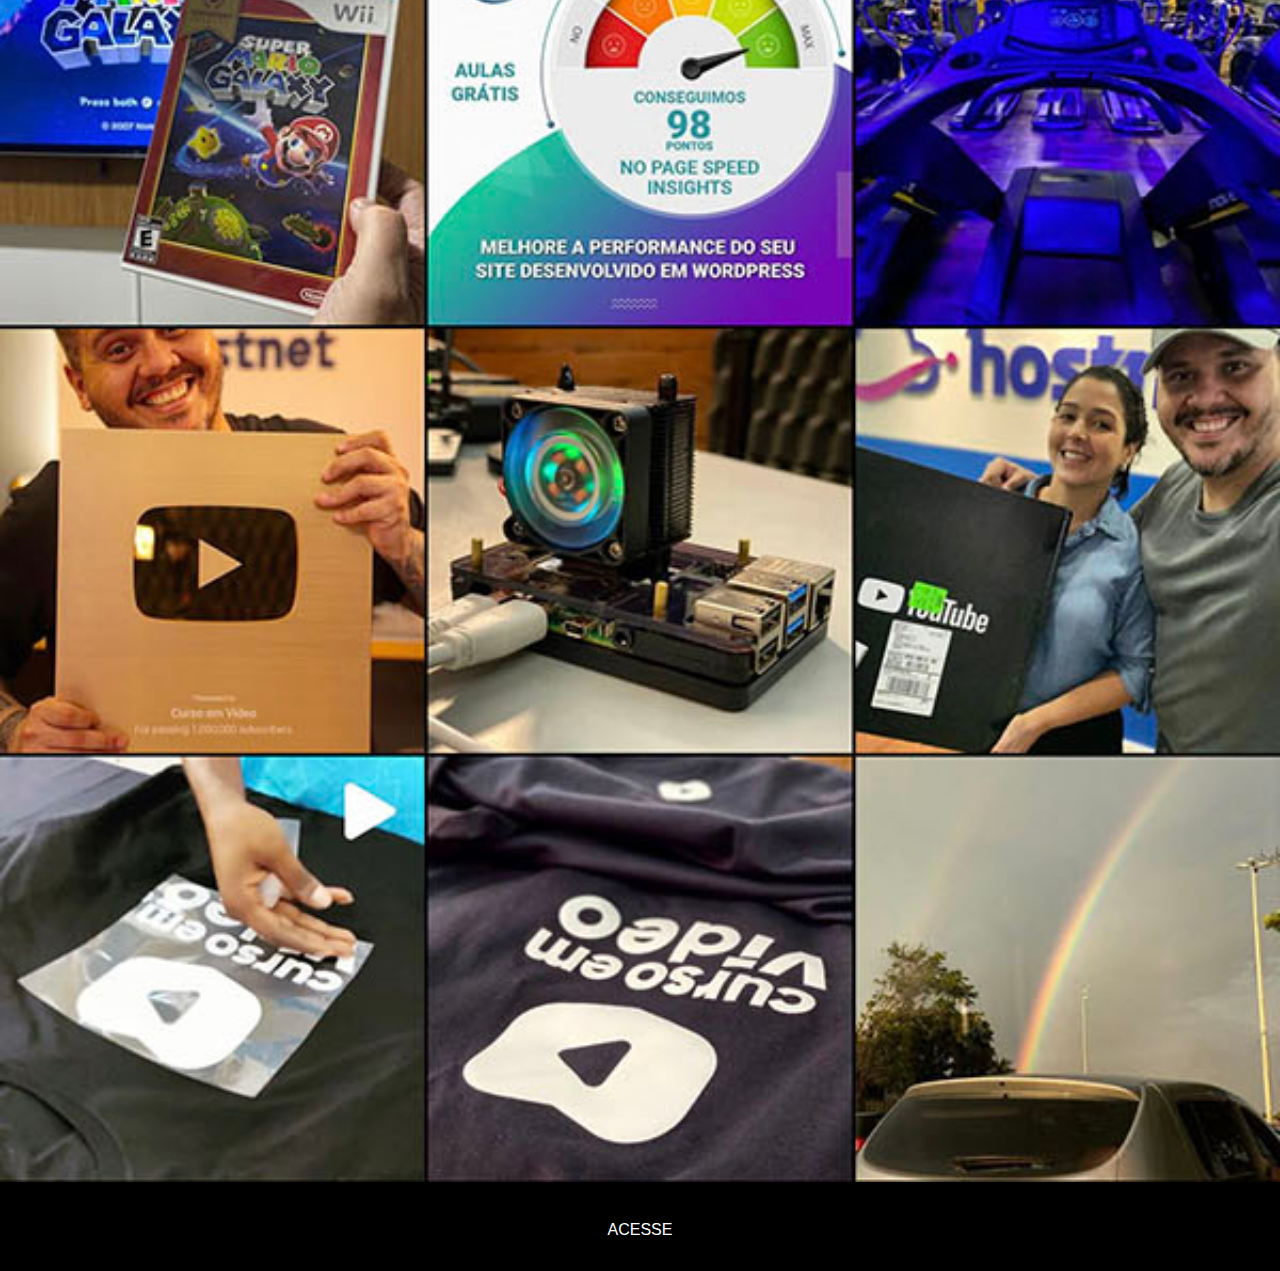
<file: iframes/instagram.html>
<!DOCTYPE html>
<html lang="en">
<head>
    <meta charset="UTF-8">
    <meta http-equiv="X-UA-Compatible" content="IE=edge">
    <meta name="viewport" content="width=device-width, initial-scale=1.0">
    <title>Document</title>
    <style>
        * {
            margin: 0px;
            padding: 0px;
        }
        ::-webkit-scrollbar {
            width: 0px;
            height: 0px;
        }
        body {
            background-color: #000000;
        }
        img {
            width: 100vw;
        }
        a {
            display: block;
            background-color: black;
            text-align: center;
            text-transform: uppercase;
            text-decoration: none;
            height: 50px;
            padding-top: 35px;
            color: white;
            font-family: Arial, Helvetica, sans-serif;
            padding-bottom: -10px;
        }
        a:hover {
            color: whitesmoke;
            background-color: darkgrey;
        }
    </style>
</head>
<body>
    <img src="../imagens/tela-instagram.jpg" alt="acesse">
    <a target="_blank" href="https://www.instagram.com/vitor_vitima/">acesse</a>
</body>
</html>
</file>
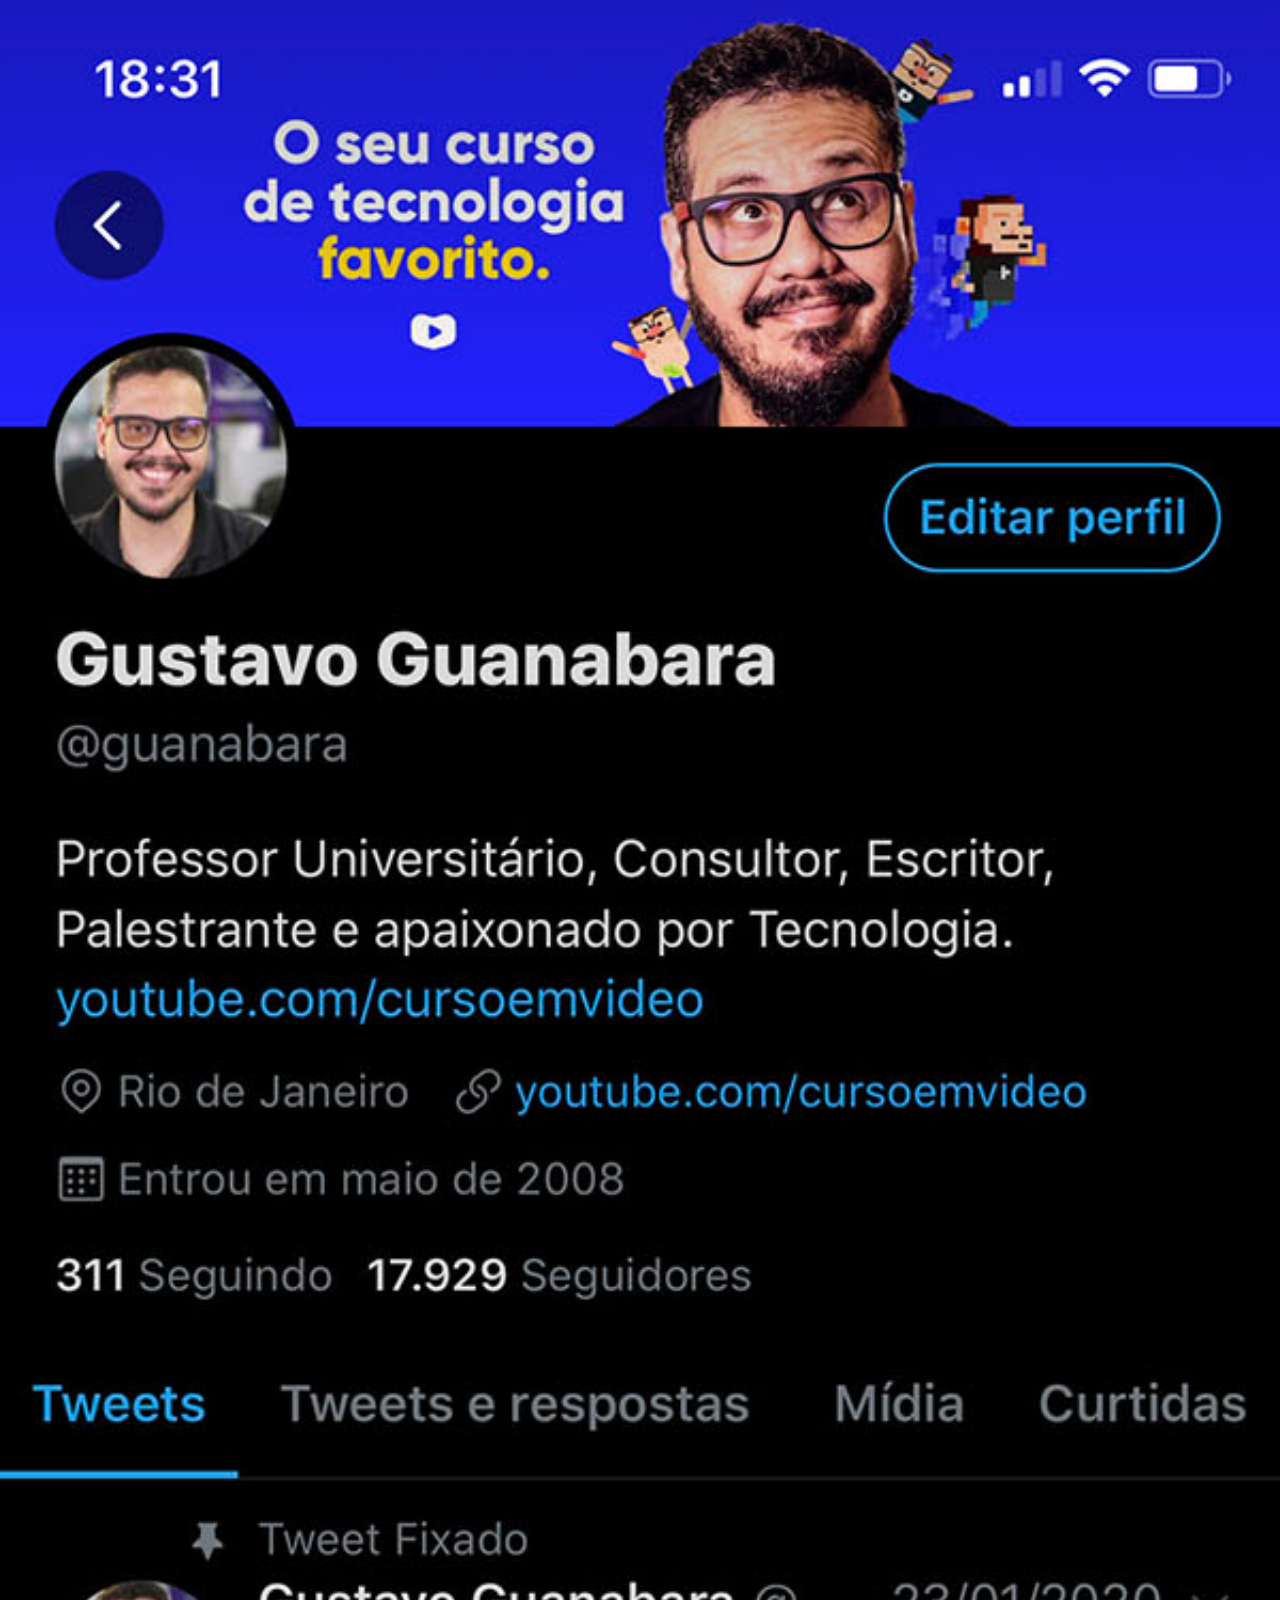
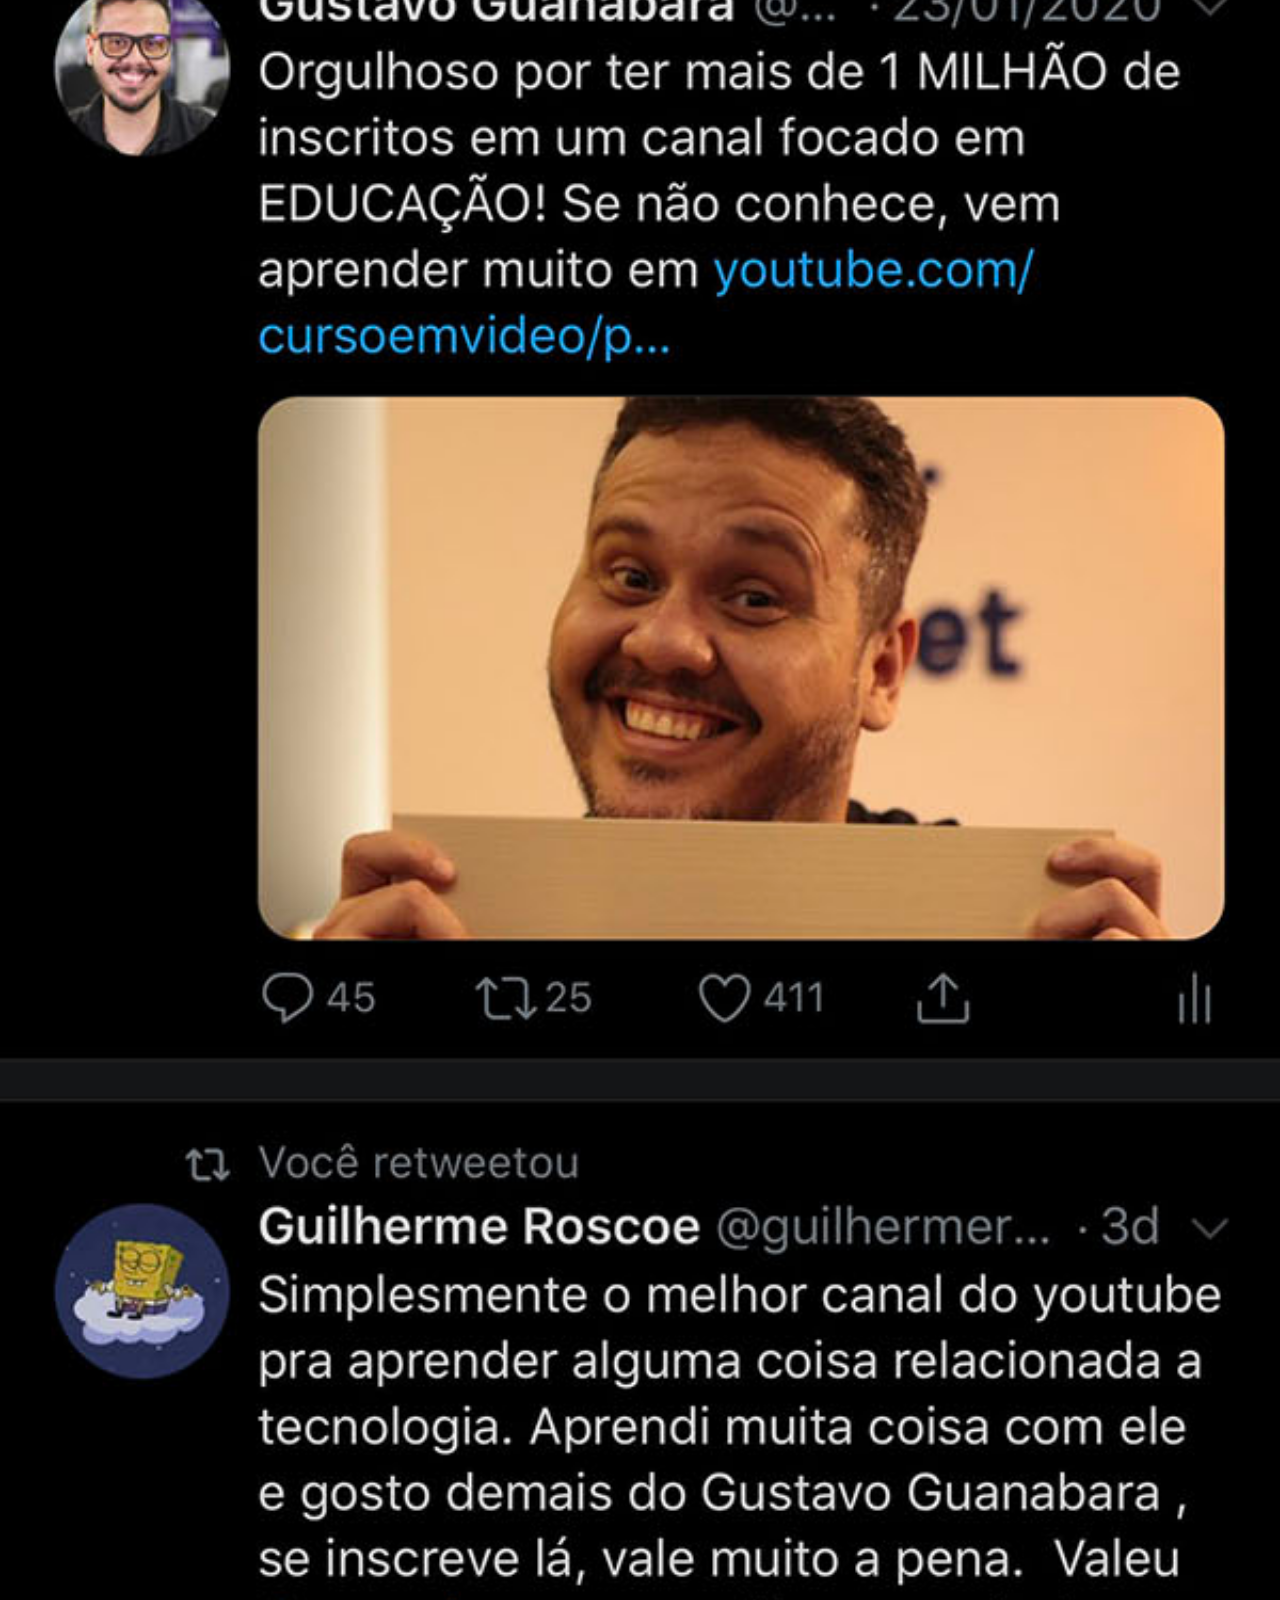
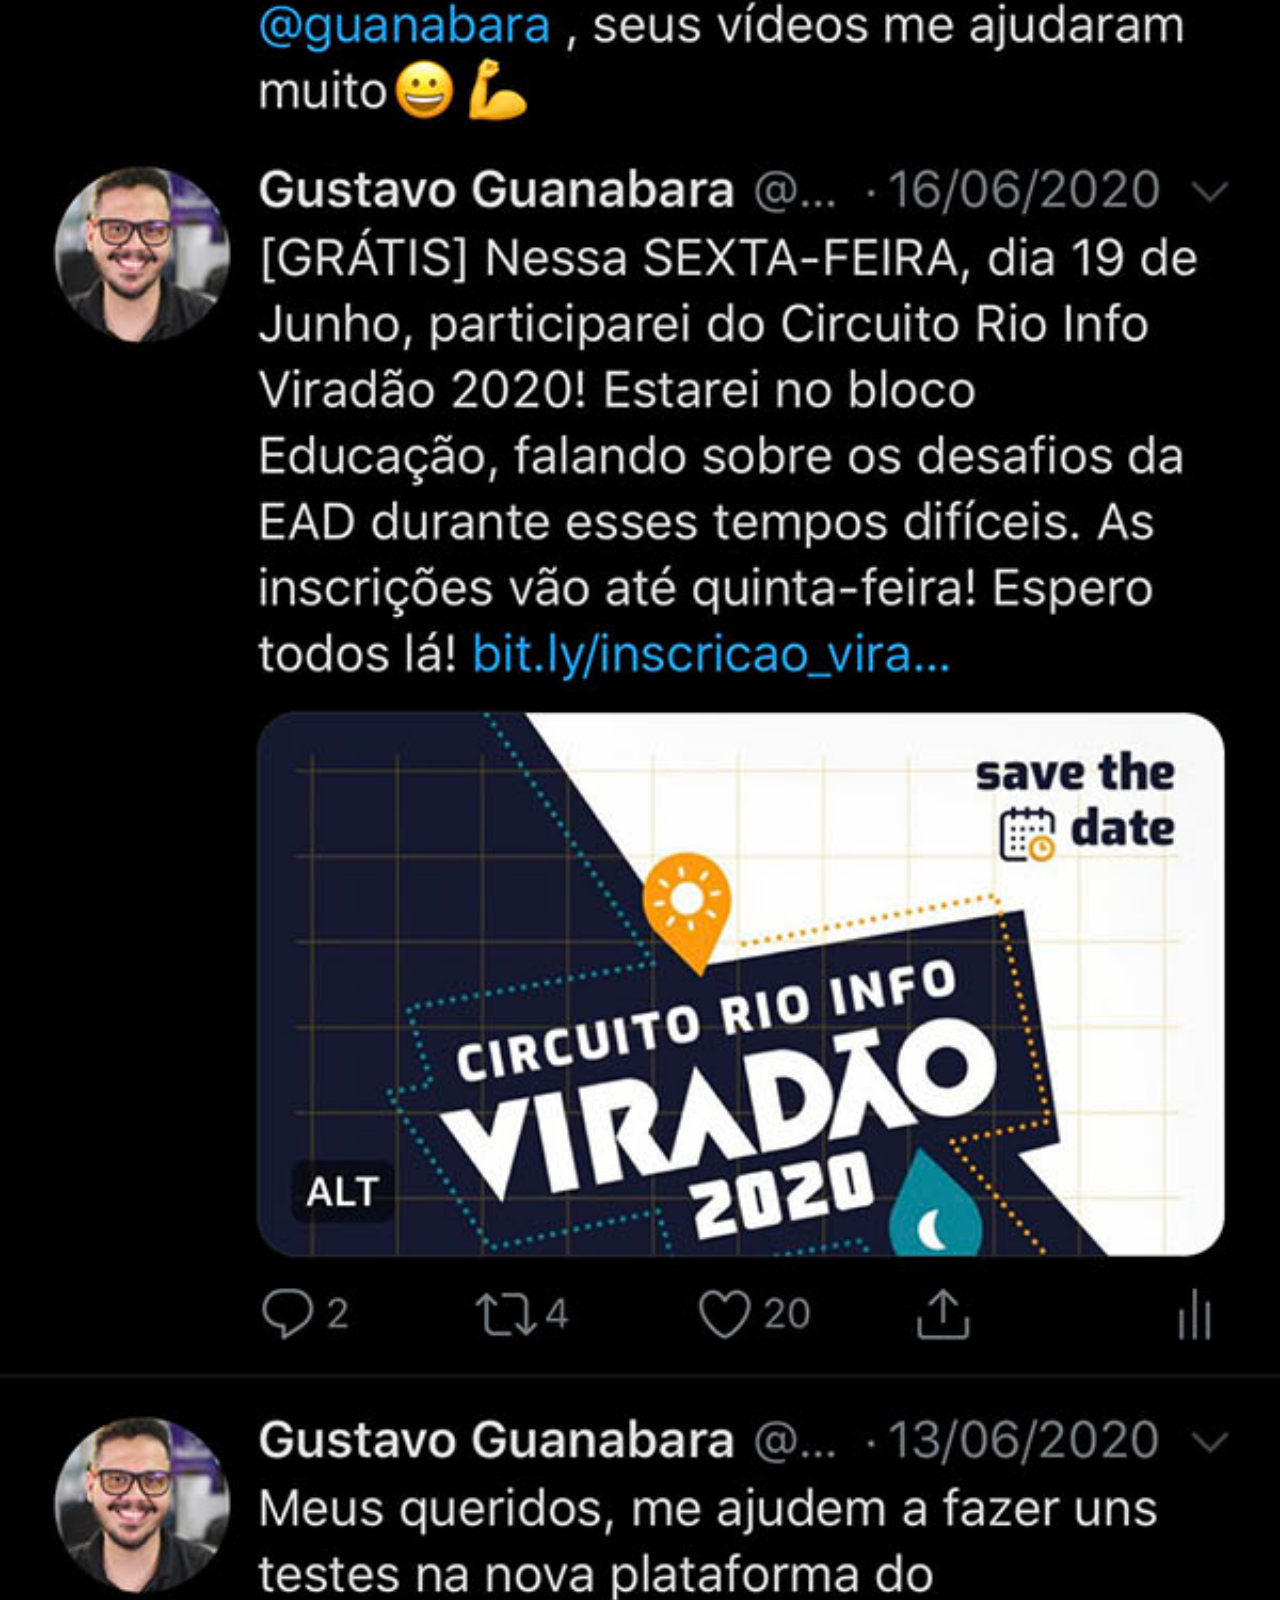
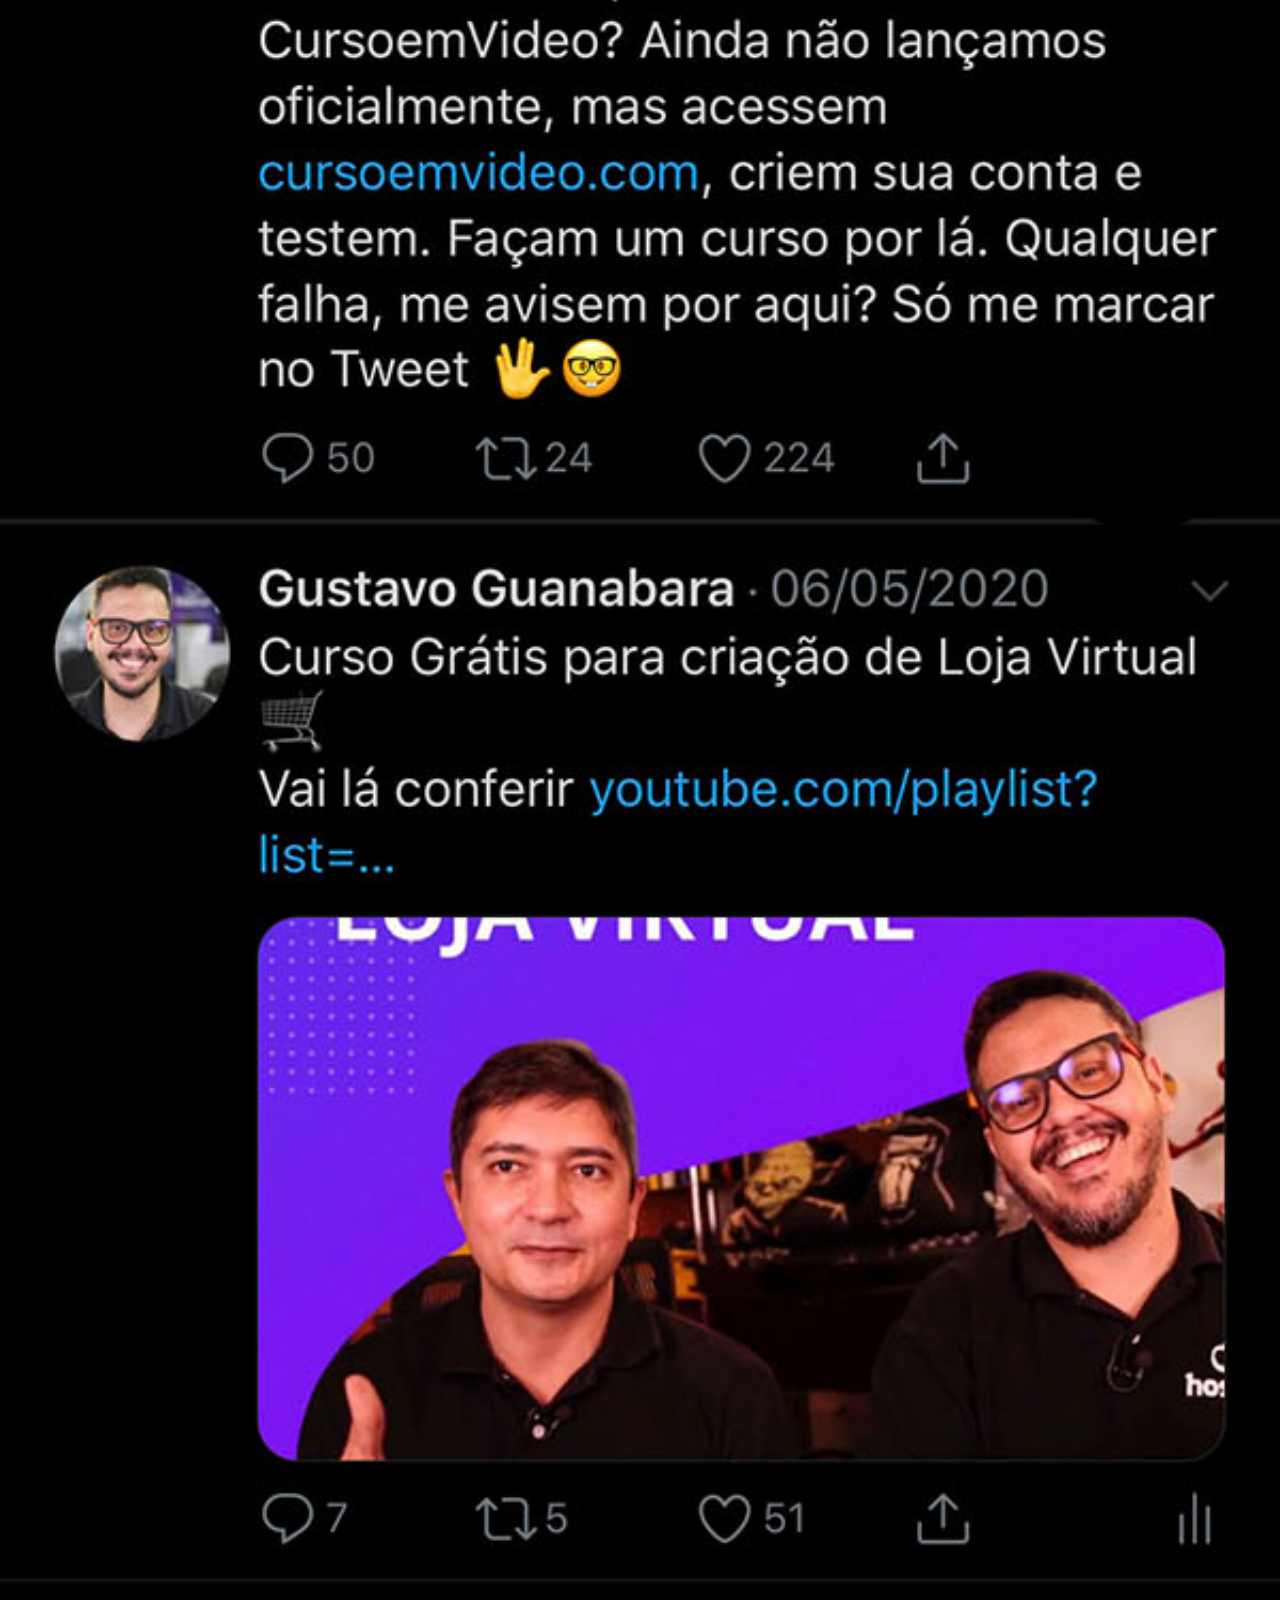
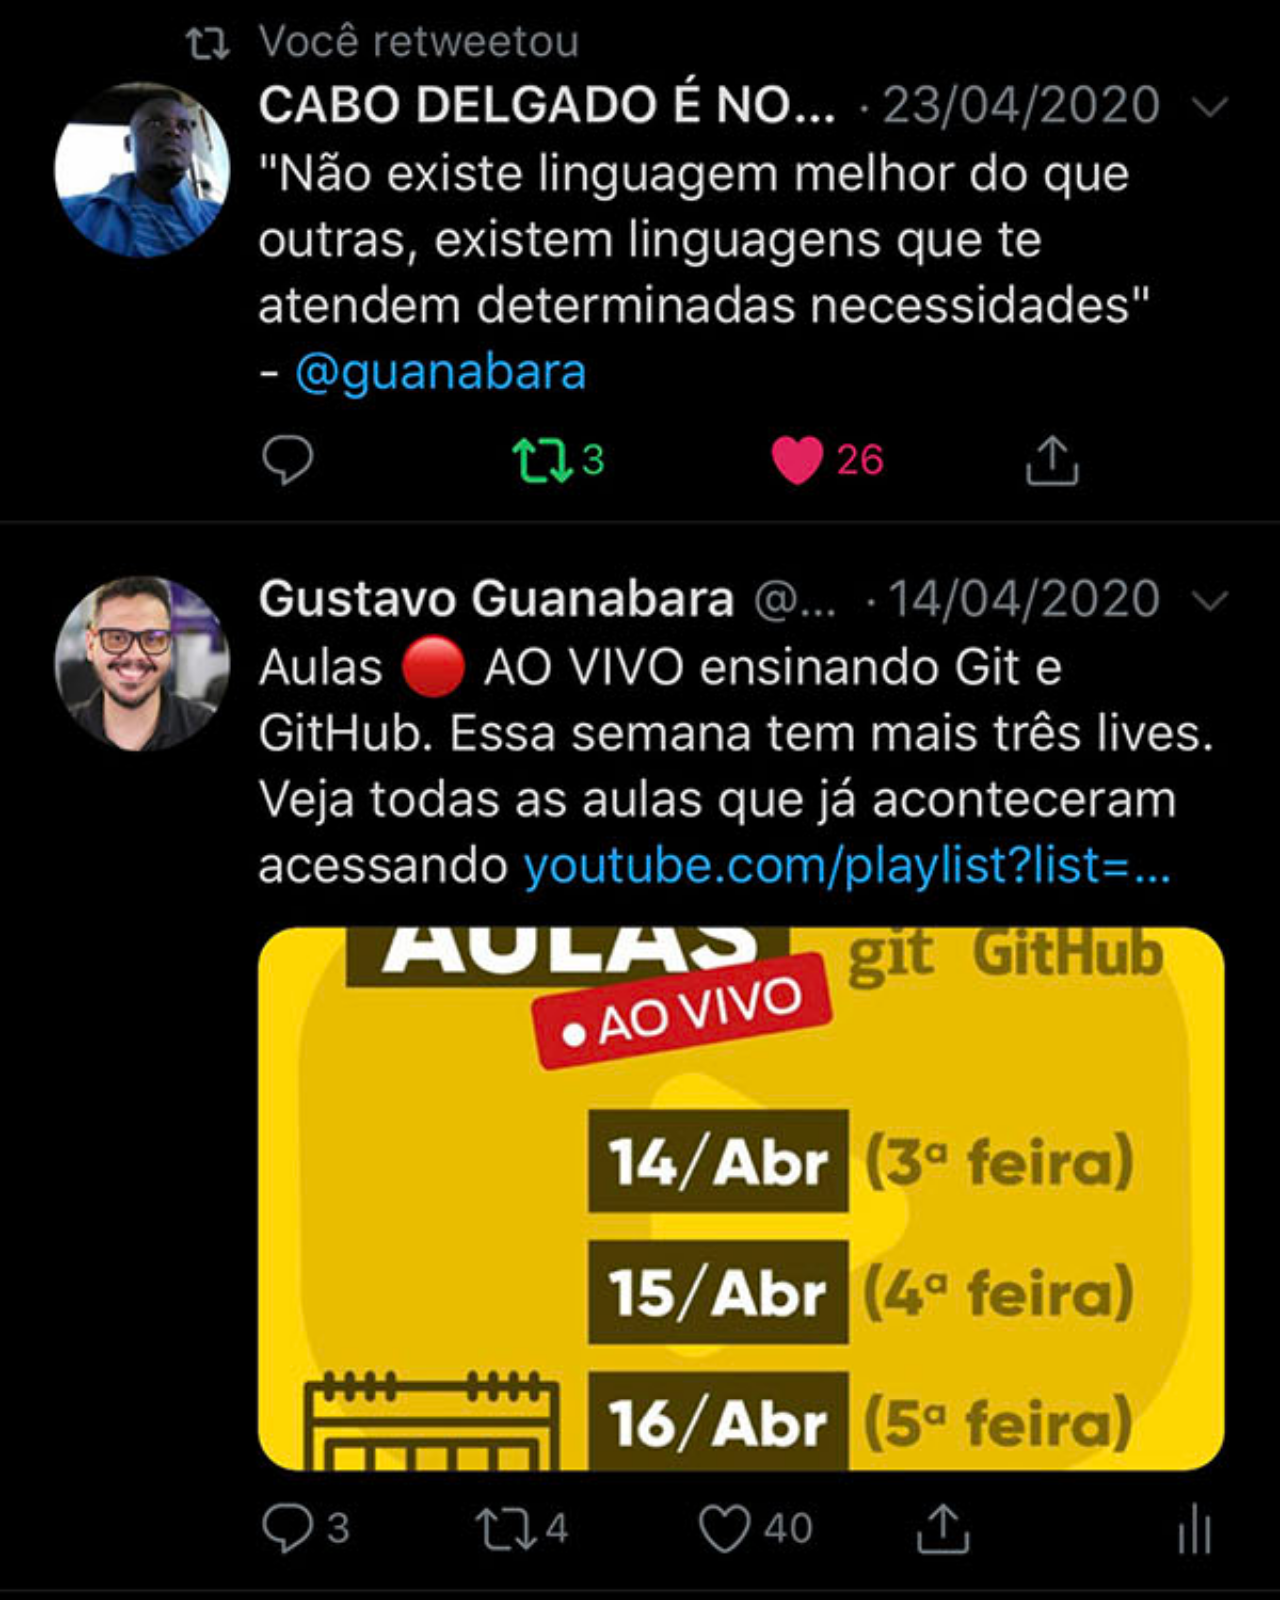
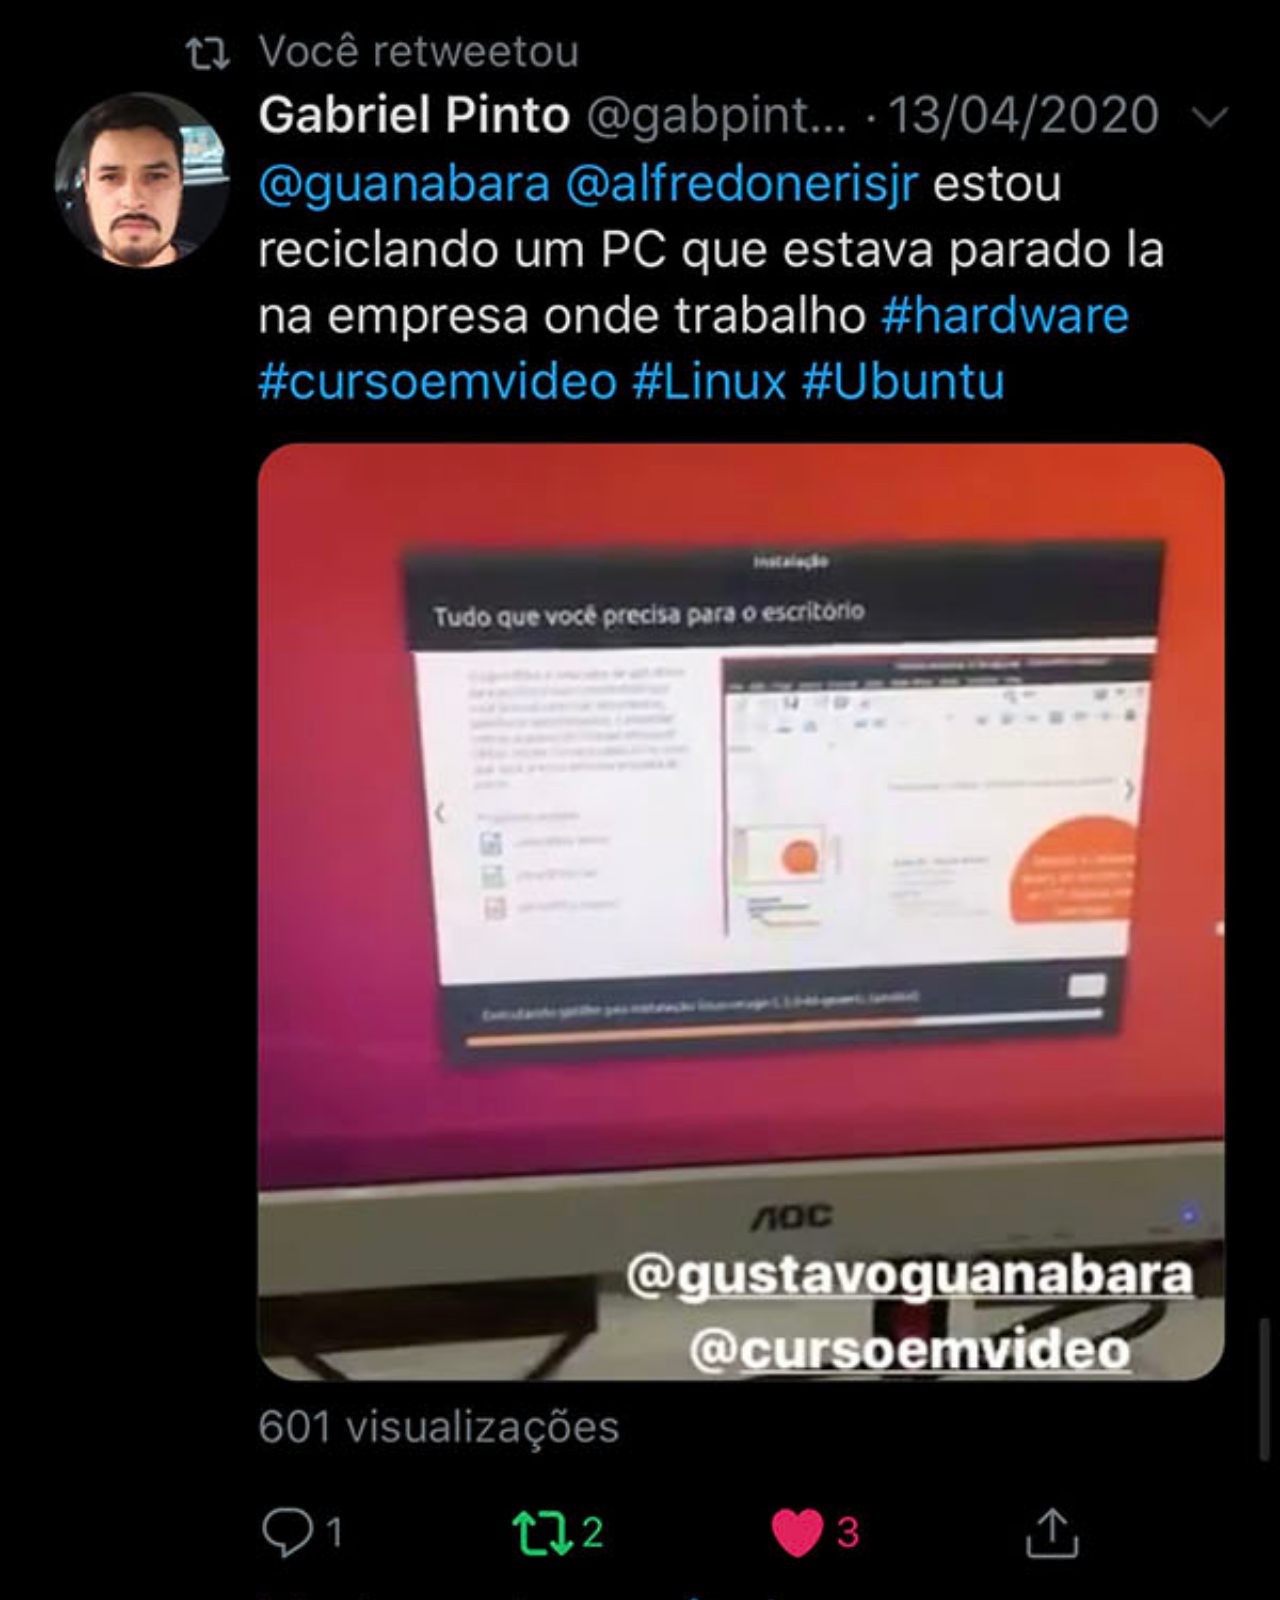
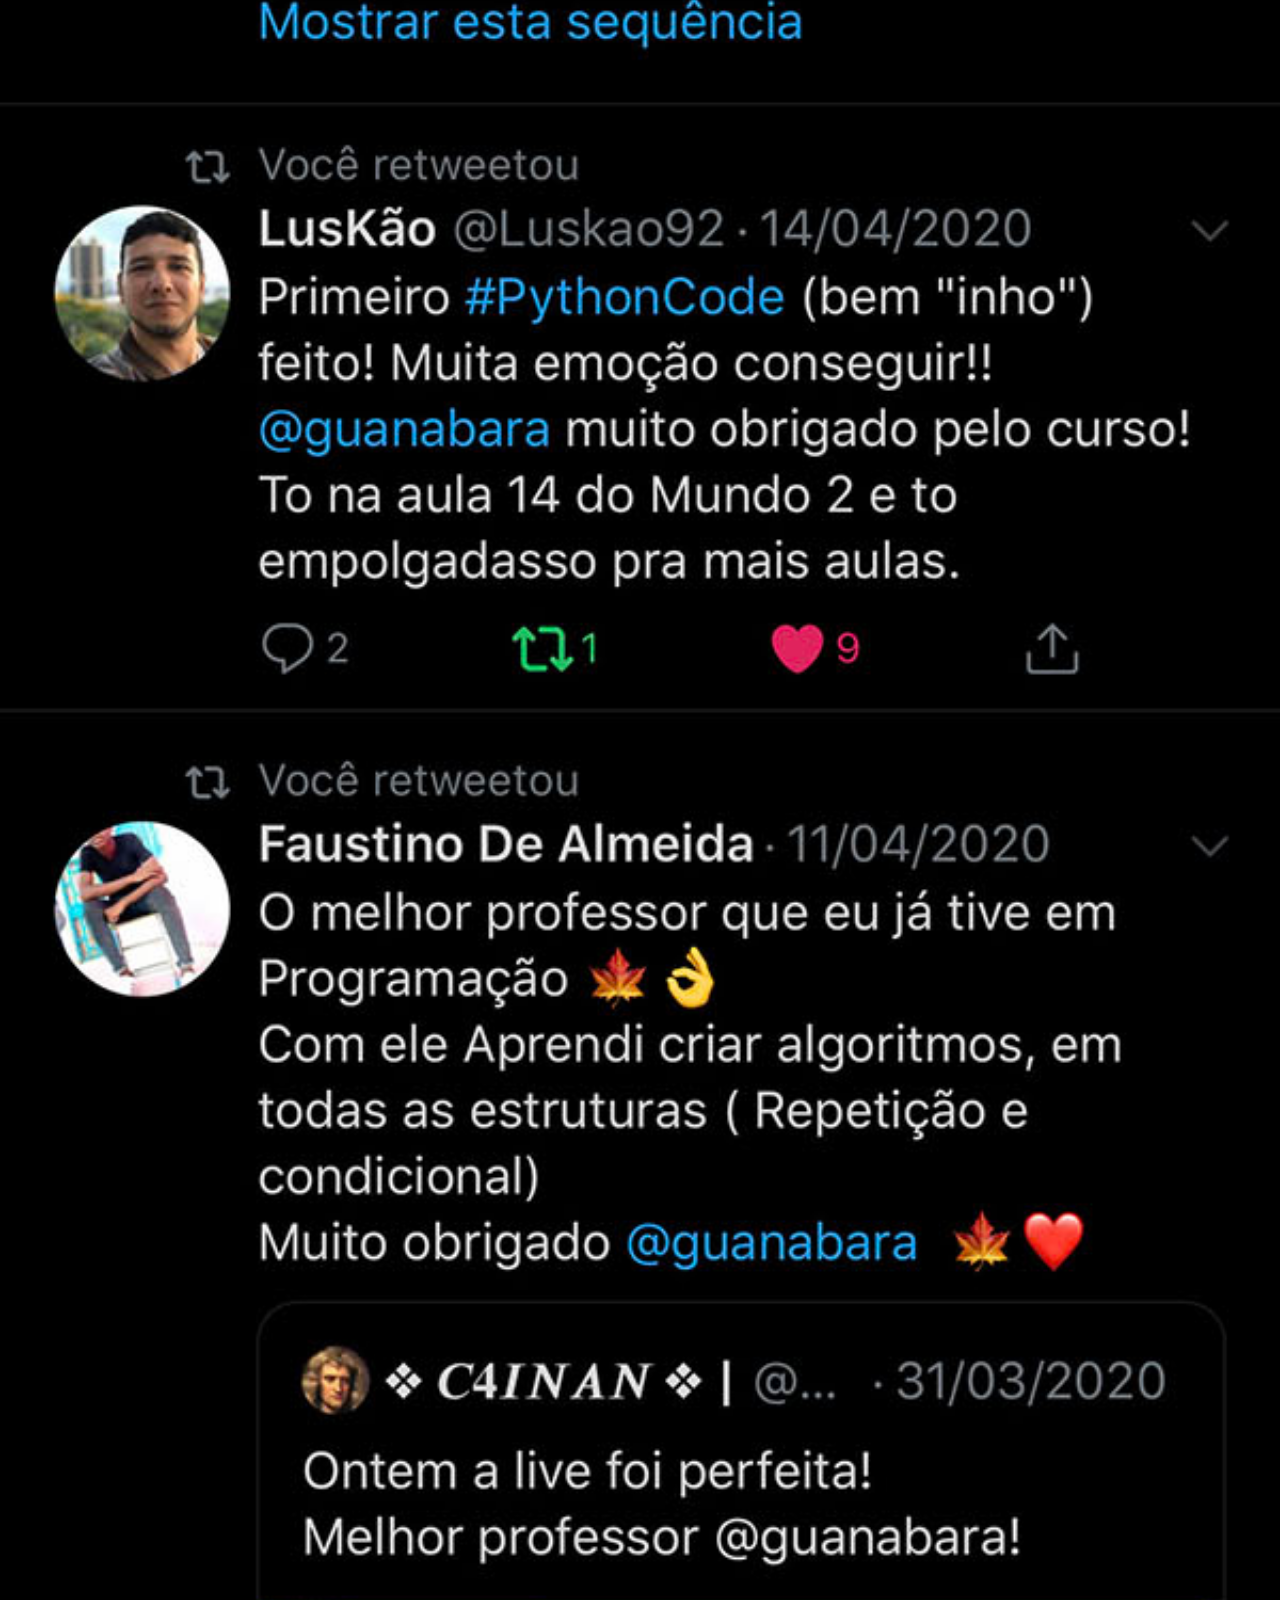
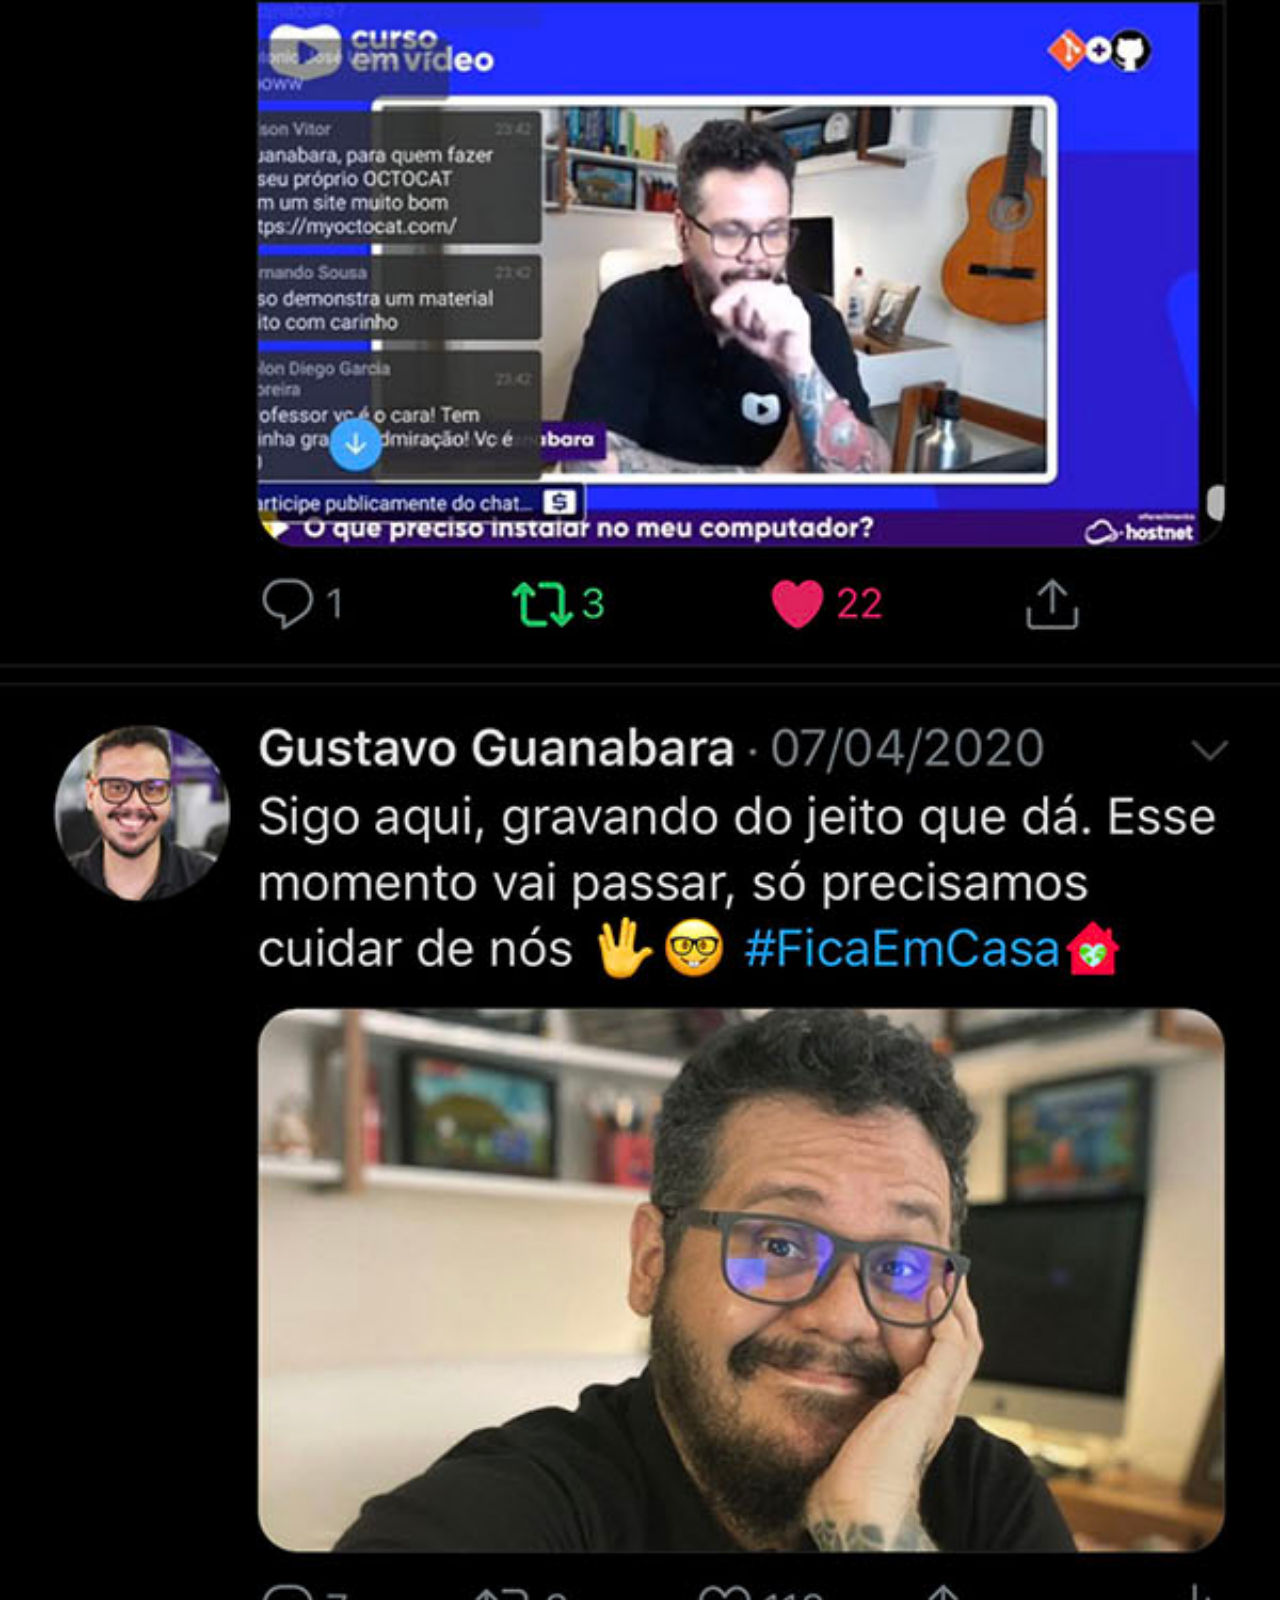
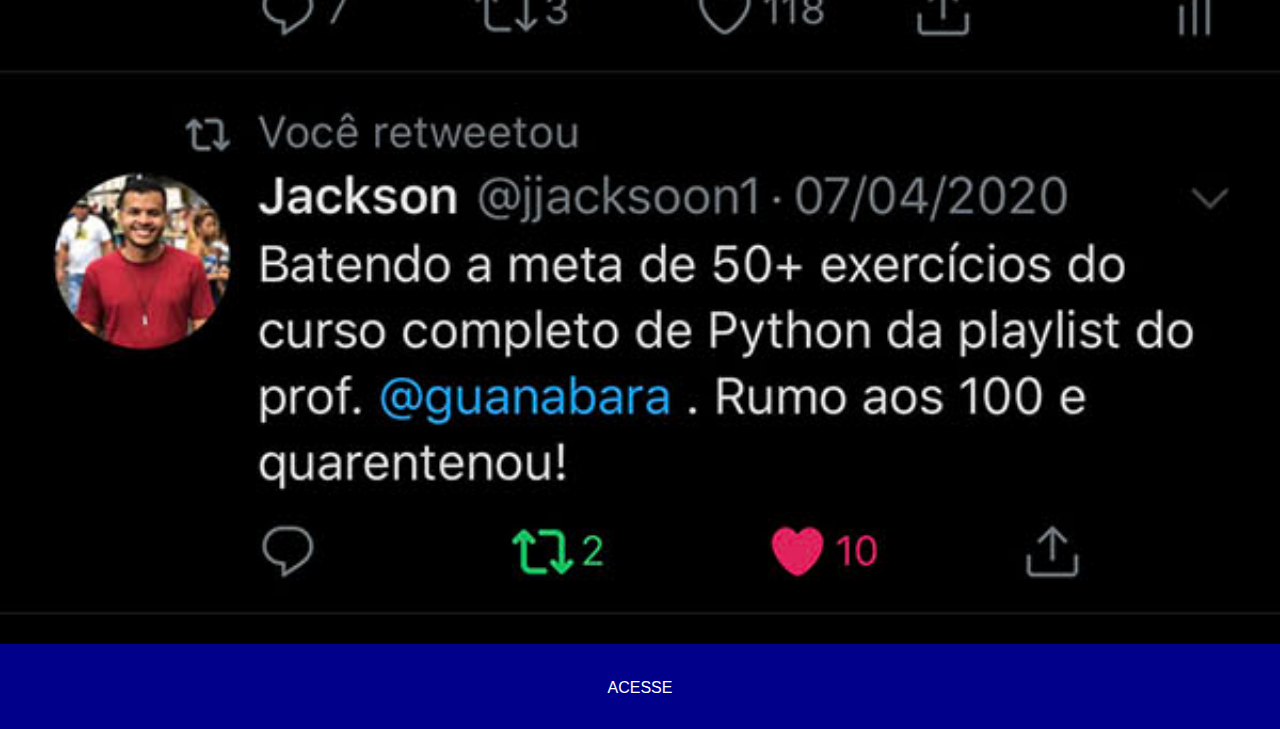
<file: iframes/twitter.html>
<!DOCTYPE html>
<html lang="pt-br">
<head>
    <meta charset="UTF-8">
    <meta http-equiv="X-UA-Compatible" content="IE=edge">
    <meta name="viewport" content="width=device-width, initial-scale=1.0">
    <title>Document</title>
    <style>
        * {
            margin: 0px;
            padding: 0px;
        }
        ::-webkit-scrollbar {
            width: 0px;
            height: 0px;
        }
        body {
            background-color: #000000;
        }
        img {
            width: 100vw;
        }
        a {
            display: block;
            background-color: darkblue;
            text-align: center;
            text-transform: uppercase;
            text-decoration: none;
            height: 50px;
            padding-top: 35px;
            color: white;
            font-family: Arial, Helvetica, sans-serif;
            padding-bottom: -10px;
        }
        a:hover {
            color: whitesmoke;
            background-color: blue;
        }
    </style>
</head>
<body>
    <img src="../imagens/tela-twitter.jpg" alt="">
    <a href="https://twitter.com/VVitima">acesse</a>
</body>
</html>
</file>
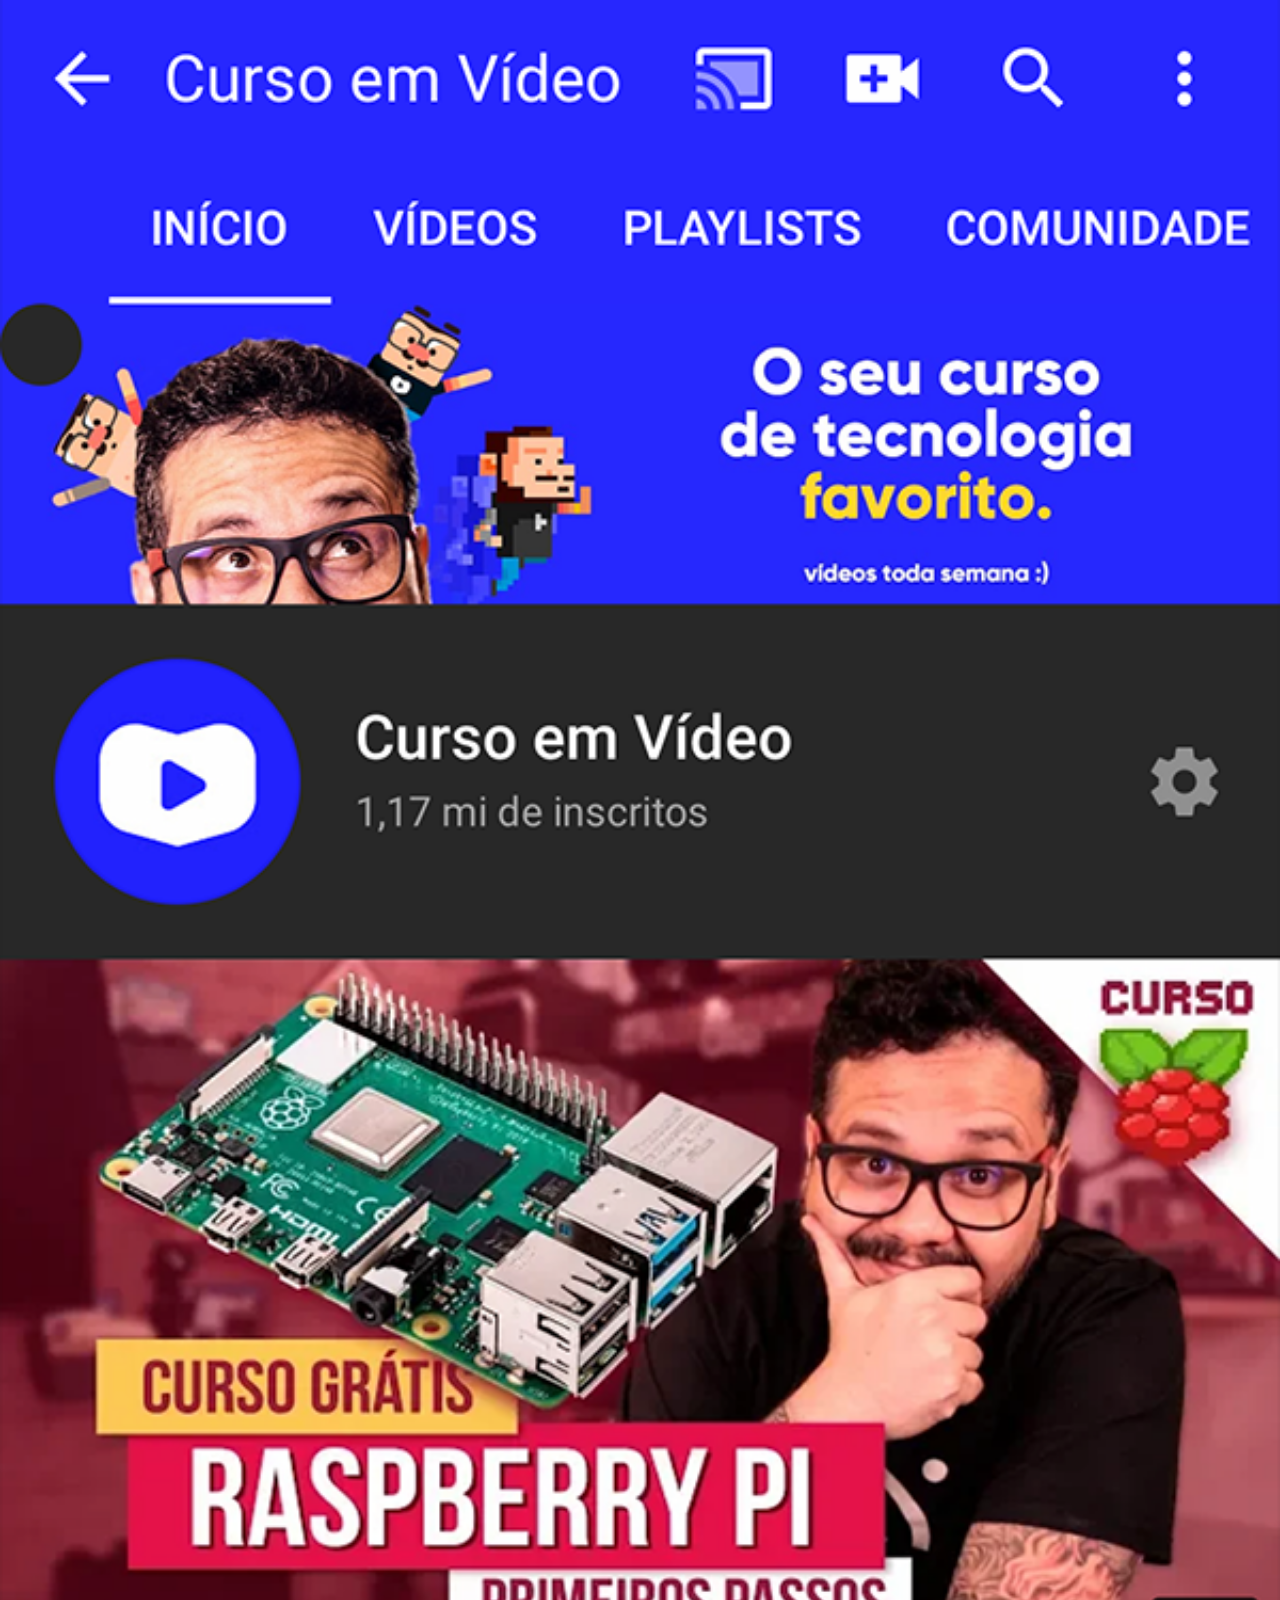
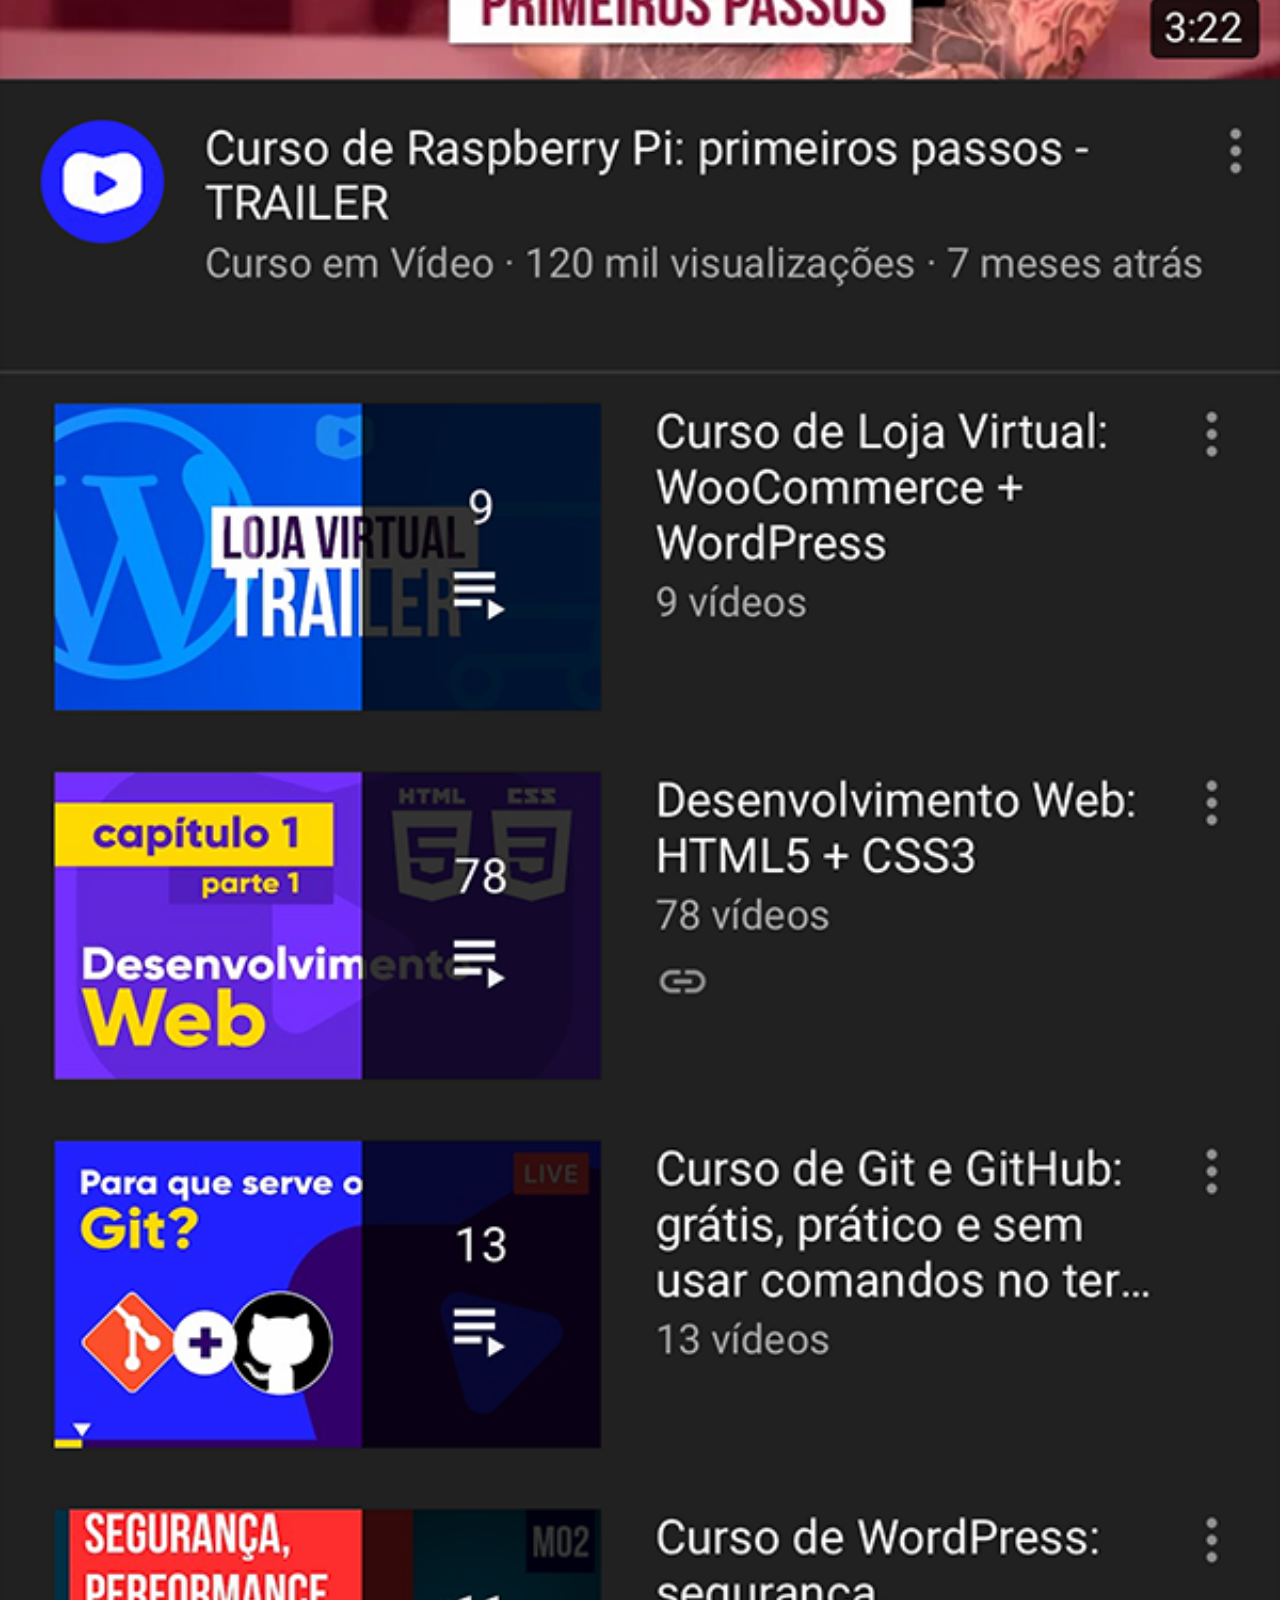
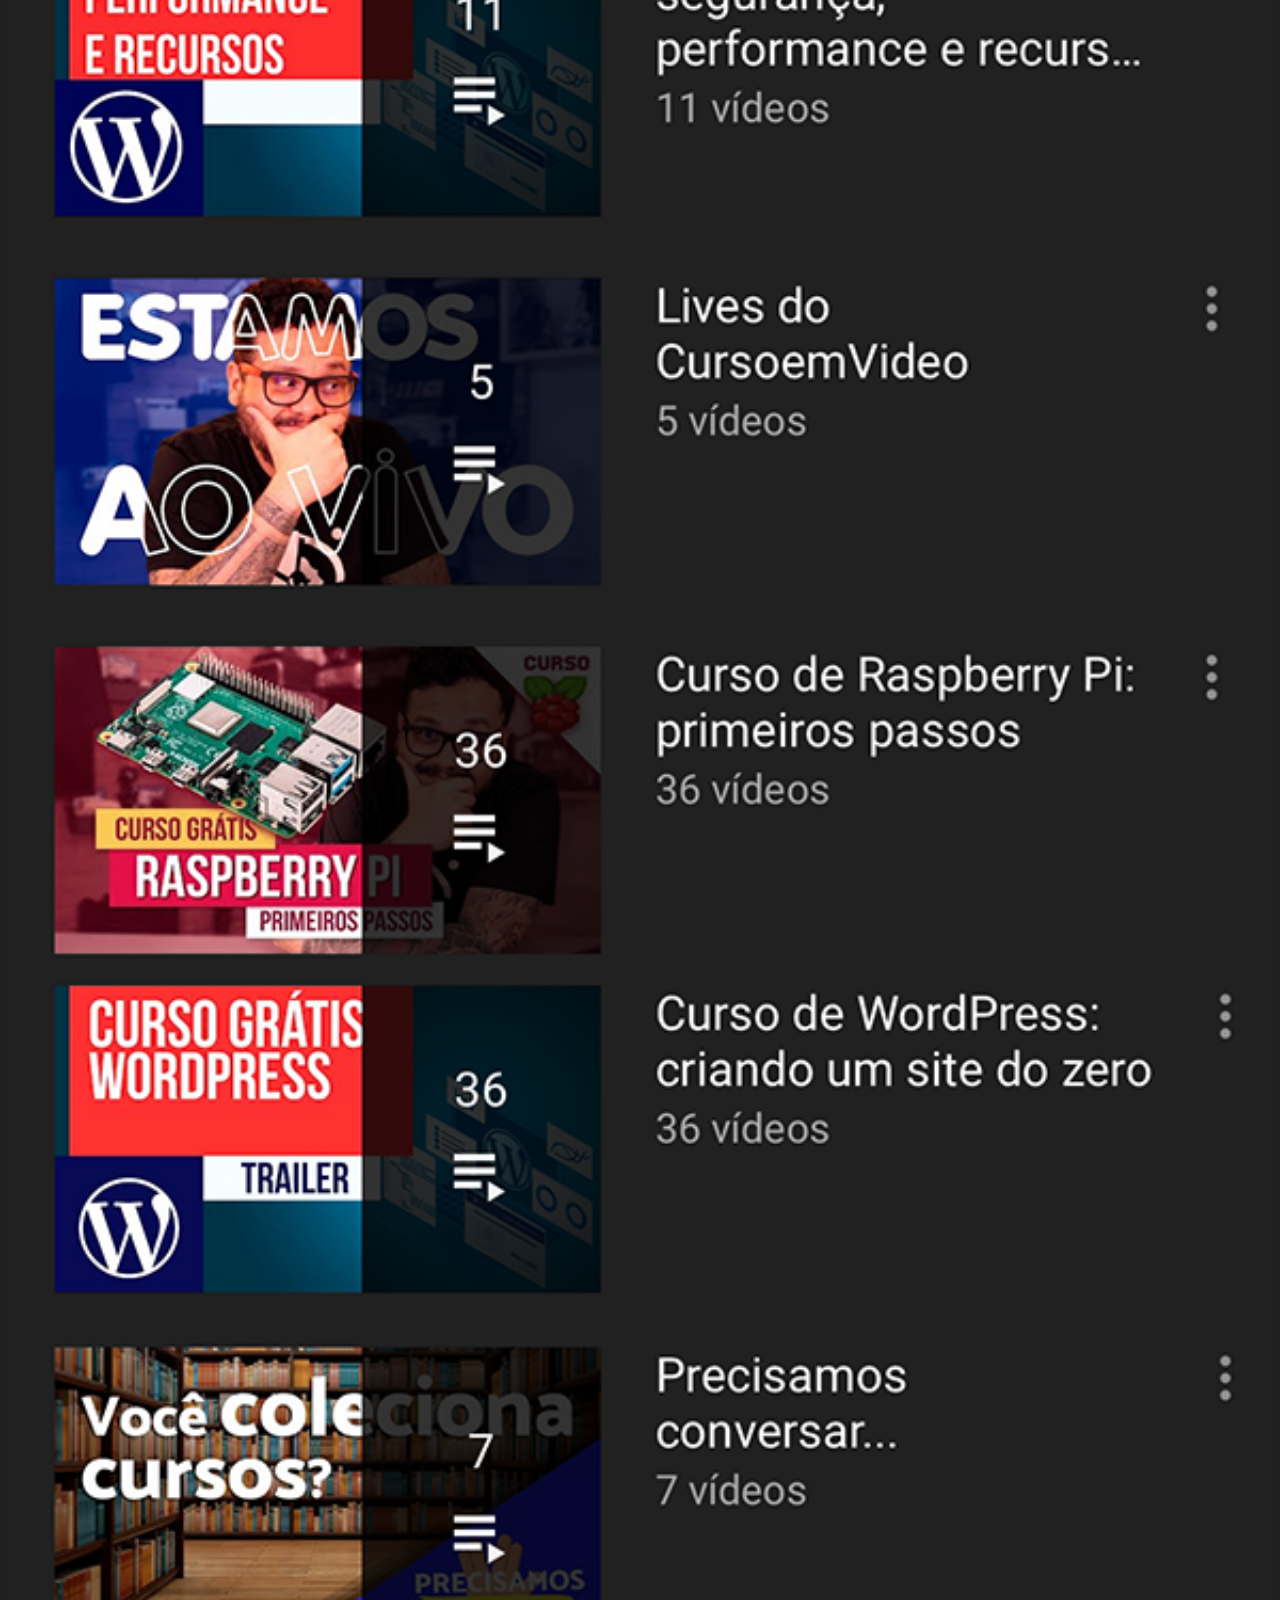
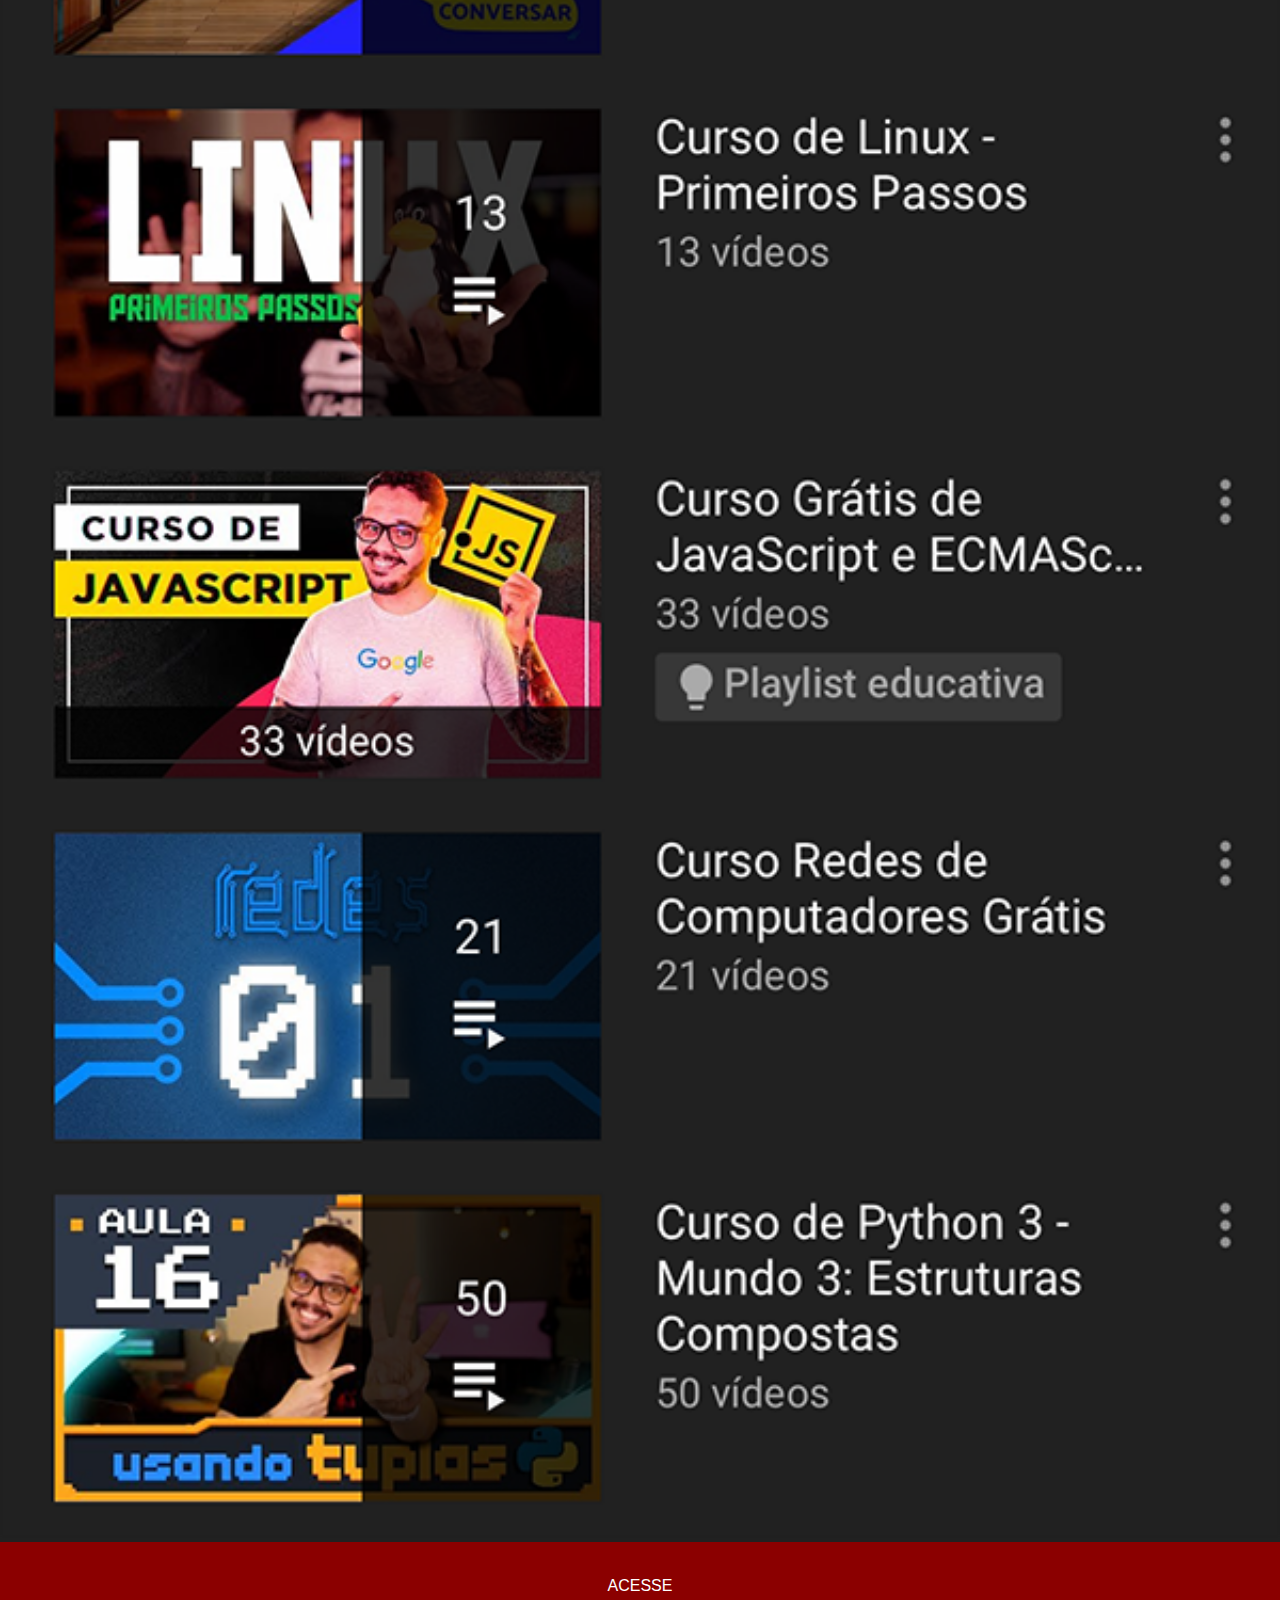
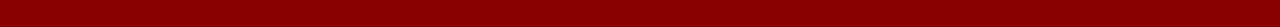
<file: iframes/youtube.html>
<!DOCTYPE html>
<html lang="pt-br">
<head>
    <meta charset="UTF-8">
    <meta http-equiv="X-UA-Compatible" content="IE=edge">
    <meta name="viewport" content="width=device-width, initial-scale=1.0">
    <title>Youtube</title>
    <style>
        * {
            margin: 0px;
            padding: 0px;
        }
        ::-webkit-scrollbar {
            width: 0px;
            height: 0px;
        }
        body {
            background-color: #212121;
        }
        img {
            width: 100vw;
        }
        a {
            display: block;
            background-color: darkred;
            text-align: center;
            text-transform: uppercase;
            text-decoration: none;
            height: 50px;
            padding-top: 35px;
            color: white;
            font-family: Arial, Helvetica, sans-serif;
            padding-bottom: -10px;
        }
        a:hover {
            color: whitesmoke;
            background-color: red;
        }
    </style>
</head>
<body>
    <img src="../imagens/tela-youtube.png" alt="">
    <a target="_blank" href="https://www.youtube.com/c/CursoemV%C3%ADdeo/playlists">acesse</a>
</body>
</html>
</file>
<file: style/style.css>
@charset "UTF-8";
* {
    margin: 0px;
    padding: 0px;
}

html, body {
    height: 100vh;
    width: 100vw;
    background-color: black; 
    background: no-repeat center top fixed url('../imagens/fundo-madeira.jpg');
    background-size: cover;
}

main {
    position: relative;
    height: 98vh;
}
section#telefone {
    position: absolute;
    top: 50%;
    left: 50%;
    transform: translate(-50%, -50%) ;
    height: 625px;
    width: 310px;
    background: no-repeat url('../imagens/frame-iphone.png');
}

iframe#tela {
    position: relative;
    top: 80px;
    left: 21.5px;
    width: 267.7px;
    height: 471px;
}
section div {
    background-color: aqua;
}
section#redesSociais {
    padding-top: 15vh;
    padding-right: 50px;

}
section#redesSociais a {
    cursor: default ;
}
section#redesSociais img {
    cursor: pointer;

    width: 50px;

    margin-left: 99%;
    margin-top: 20px;

    border-radius: 50%;
    box-shadow: 4px 2px 10px rgba(0, 0, 0, 0.589);
}
section#redesSociais > a > img:hover {
    transform: translate(-10px, -2px);
    box-shadow: 10px 2px 1px rgba(0, 0, 0, 0.199) ;
    
    transition: 0.2s;
    transition-delay: 0.1s;
}
</file>
